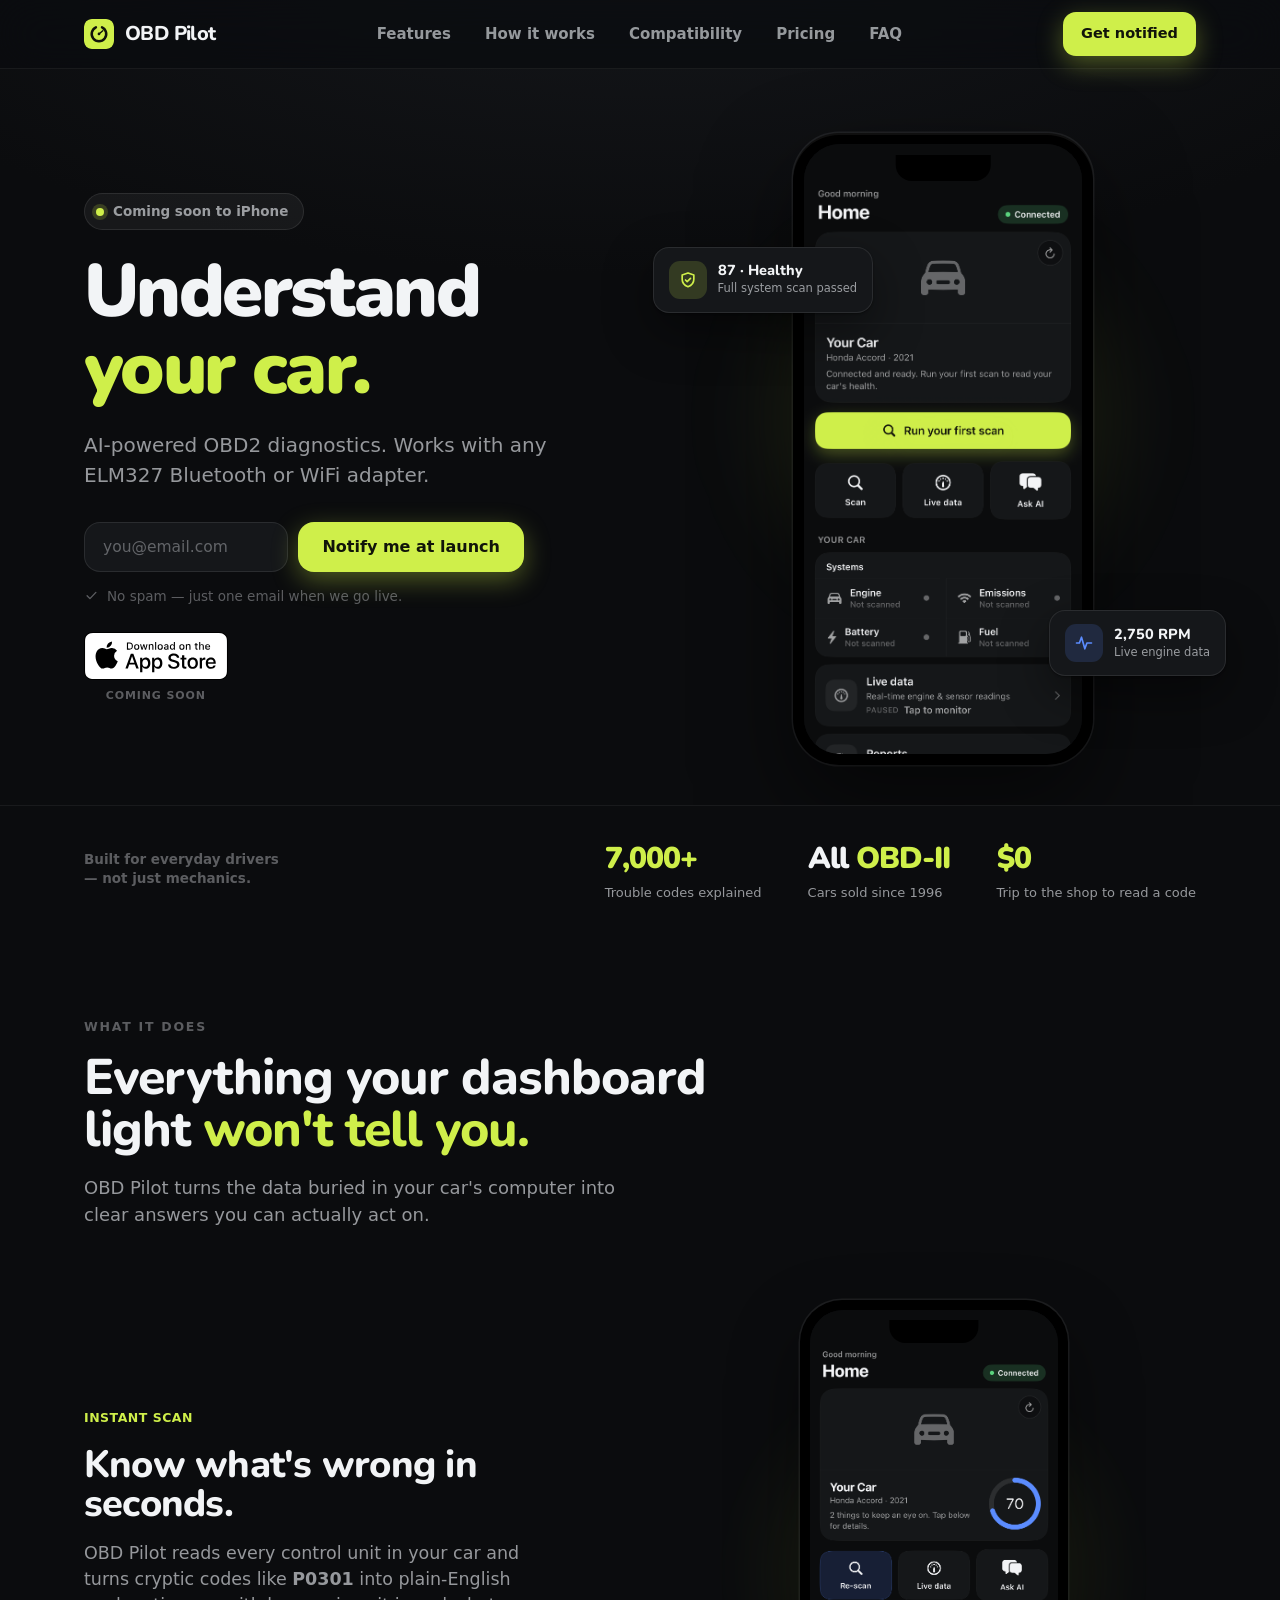
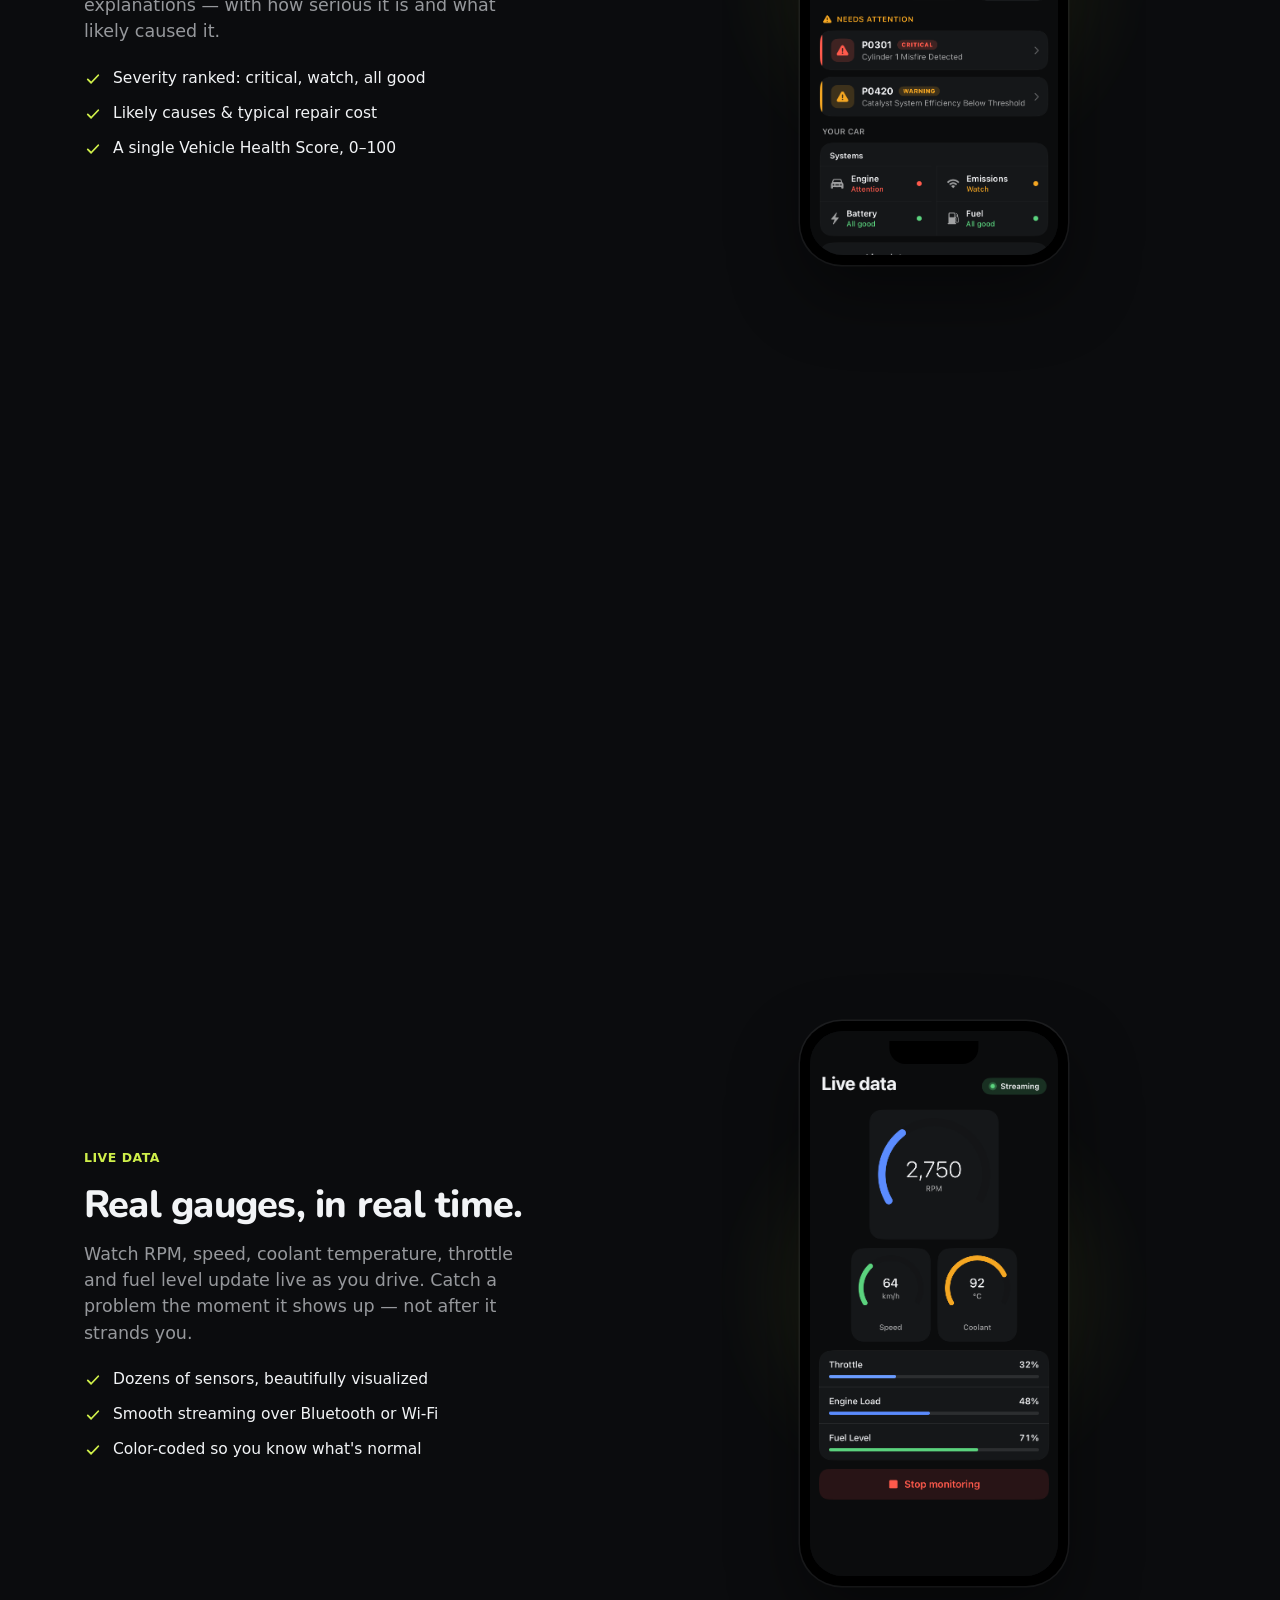
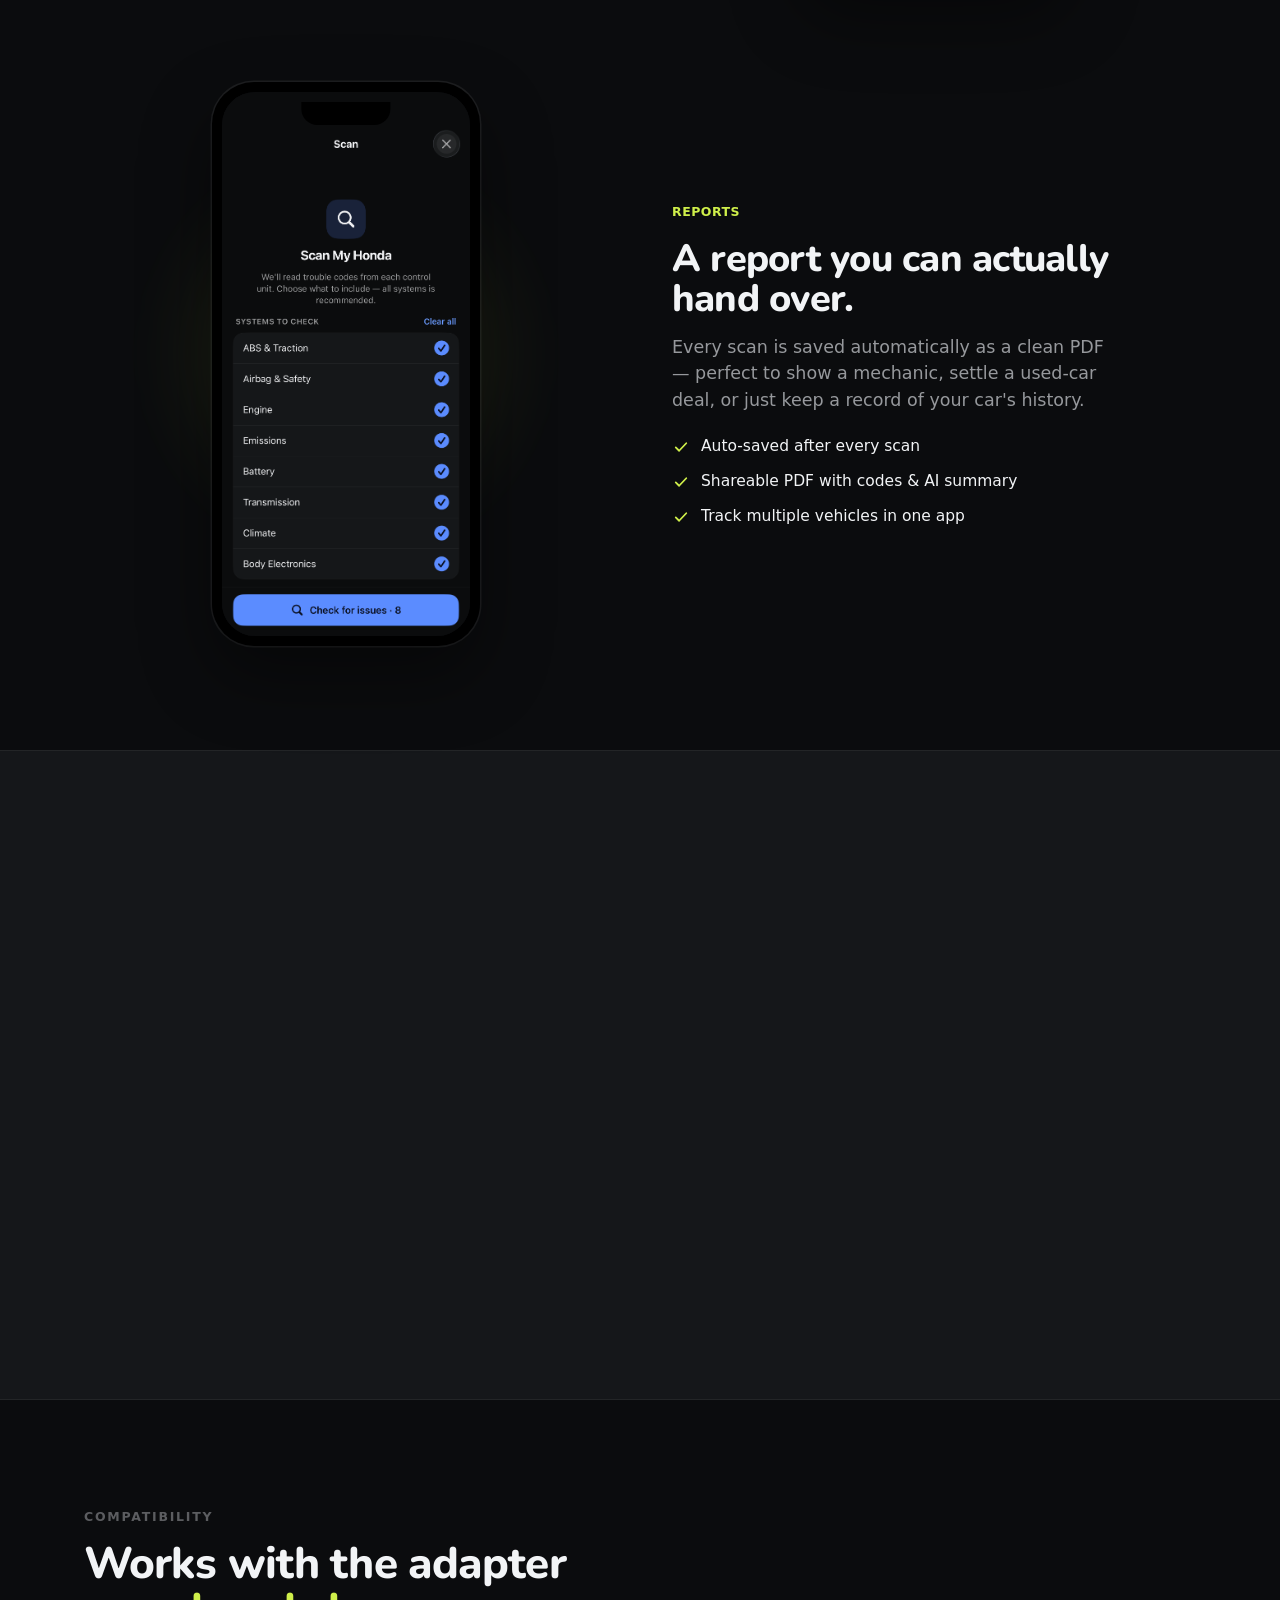
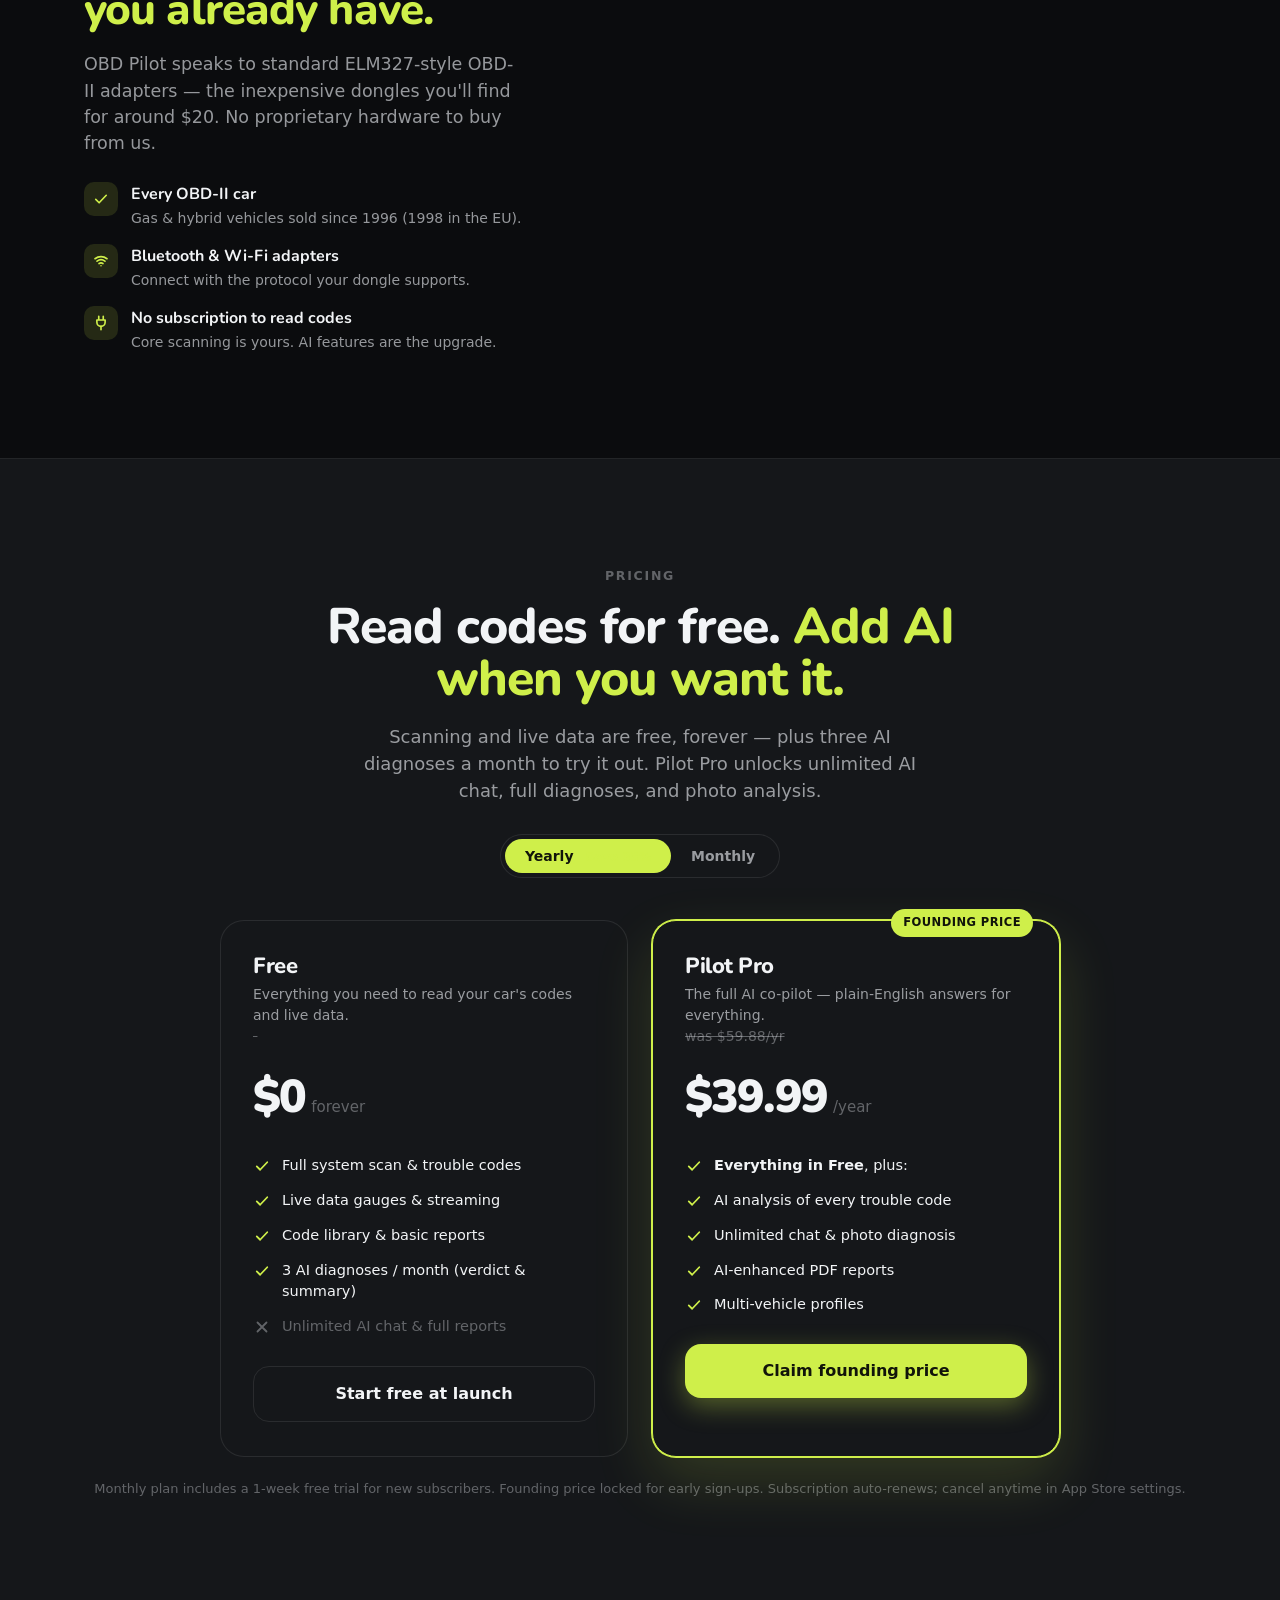
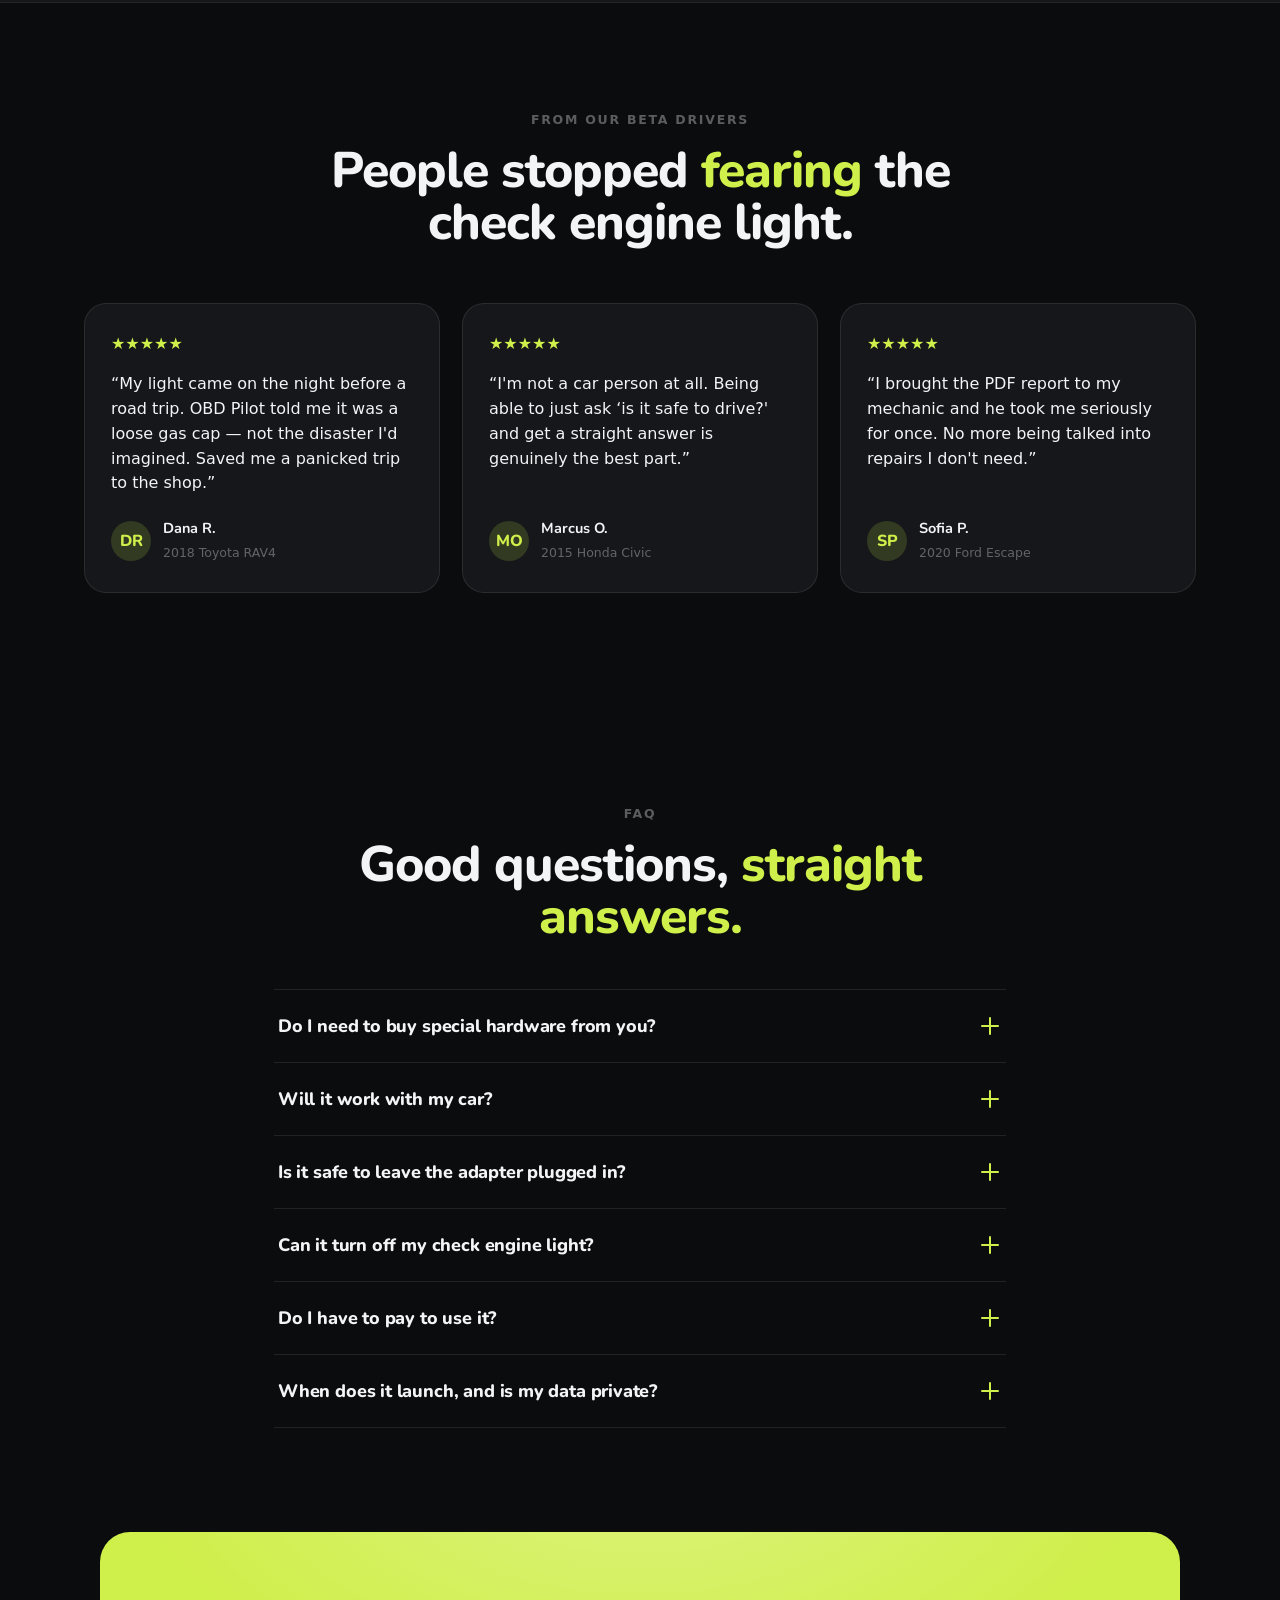
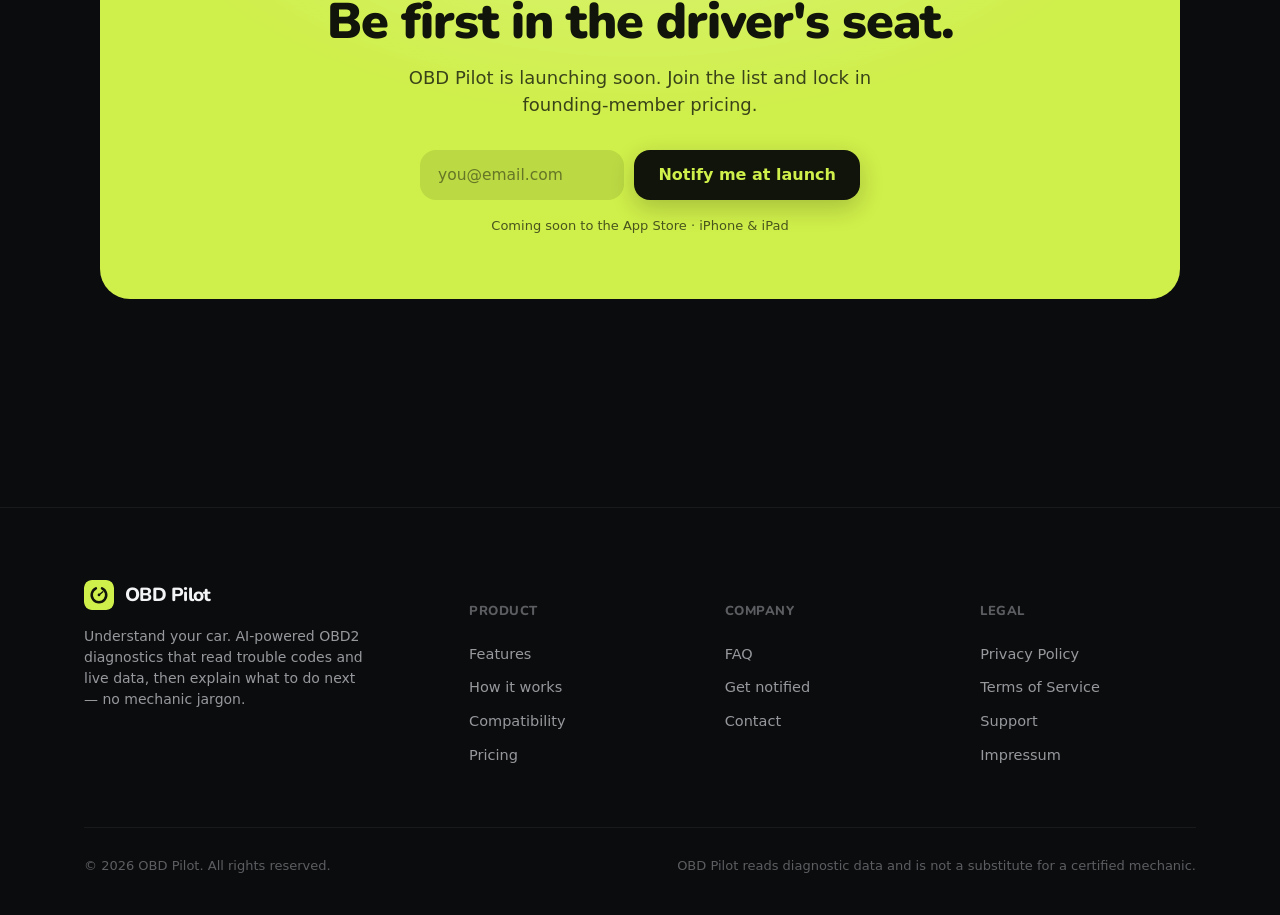
<file: index.html>
<!DOCTYPE html>
<html lang="en" data-theme="dark" data-accent="lime">
<head>
<meta charset="UTF-8" />
<meta name="viewport" content="width=device-width, initial-scale=1.0" />
<title>OBD Pilot — AI OBD2 Scanner for iPhone. Understand your car.</title>
<meta name="description" content="Plug in any ELM327 OBD2 adapter and your car talks back. AI explains trouble codes, live data, and what to do next — no jargon, no mechanic visit." />

<!-- Favicon -->
<link rel="icon" type="image/png" href="assets/app-icon.png" />
<link rel="apple-touch-icon" href="assets/app-icon.png" />

<!-- Social sharing -->
<meta property="og:type" content="website" />
<meta property="og:title" content="OBD Pilot — AI OBD2 Scanner for iPhone. Understand your car." />
<meta property="og:description" content="Plug in any ELM327 OBD2 adapter and your car talks back. AI explains trouble codes, live data, and what to do next — no jargon, no mechanic visit." />
<meta property="og:image" content="assets/screen-home-lime.png" />
<meta name="twitter:card" content="summary_large_image" />
<meta name="twitter:title" content="OBD Pilot — AI OBD2 Scanner for iPhone. Understand your car." />
<meta name="twitter:description" content="Plug in any ELM327 OBD2 adapter and your car talks back. AI explains trouble codes, live data, and what to do next — no jargon, no mechanic visit." />
<meta name="twitter:image" content="assets/screen-home-lime.png" />

<link rel="preconnect" href="https://fonts.googleapis.com" />
<link rel="preconnect" href="https://fonts.gstatic.com" crossorigin />
<link href="https://fonts.googleapis.com/css2?family=Nunito:wght@400;500;600;700;800;900&display=swap" rel="stylesheet" />
<style>
/* ───────────────────────── Tokens ───────────────────────── */
:root{
  --round:"Nunito", ui-rounded, "SF Pro Rounded", system-ui, sans-serif;
  --sans:-apple-system, "SF Pro Text", system-ui, "Segoe UI", sans-serif;
  --mono:ui-monospace, "SF Mono", "Roboto Mono", monospace;
  --maxw:1160px;
  --radius:22px;
  --ease:cubic-bezier(.22,.61,.36,1);
}
/* Accent palettes (from DesignSystem.swift) */
html[data-accent="lime"]{ --accent:#CFEF4A; --accent-ink:#11140A; --accent-rgb:207,239,74; }
html[data-accent="blue"]{ --accent:#5B8CFF; --accent-ink:#0A1020; --accent-rgb:91,140,255; }
html[data-accent="amber"]{ --accent:#FFB23E; --accent-ink:#1A1206; --accent-rgb:255,178,62; }
html[data-accent="coral"]{ --accent:#FF6B57; --accent-ink:#1F0B07; --accent-rgb:255,107,87; }
/* Themes */
html[data-theme="dark"]{
  --bg:#0B0C0E; --bg-grad:radial-gradient(120% 70% at 50% -10%, #16181C 0%, #0B0C0E 58%);
  --surface:#15171A; --elevated:#1C1F23; --sunken:#0F1113;
  --hair:rgba(255,255,255,.09); --hair2:rgba(255,255,255,.06);
  --text:#F2F4F6; --text2:rgba(236,239,243,.62); --text3:rgba(236,239,243,.36);
  --chip:rgba(255,255,255,.05); --shadow:0 1px 2px rgba(0,0,0,.4),0 18px 50px rgba(0,0,0,.42);
  --nav-bg:rgba(11,12,14,.72);
}
html[data-theme="light"]{
  --bg:#F1F1EE; --bg-grad:linear-gradient(180deg,#F6F6F3 0%,#ECECE8 100%);
  --surface:#FFFFFF; --elevated:#FFFFFF; --sunken:#ECECE8;
  --hair:rgba(17,18,20,.10); --hair2:rgba(17,18,20,.06);
  --text:#16171B; --text2:rgba(40,42,48,.66); --text3:rgba(40,42,48,.42);
  --chip:#FFFFFF; --shadow:0 1px 2px rgba(17,18,20,.05),0 18px 44px rgba(17,18,20,.10);
  --nav-bg:rgba(245,245,242,.78);
}
*{box-sizing:border-box;}
html{scroll-behavior:smooth;}
body{
  margin:0; background:var(--bg); background-image:var(--bg-grad); background-attachment:fixed;
  color:var(--text); font-family:var(--sans); -webkit-font-smoothing:antialiased;
  line-height:1.5; overflow-x:hidden;
}
a{color:inherit;text-decoration:none;}
h1,h2,h3,h4{font-family:var(--round);margin:0;letter-spacing:-.02em;line-height:1.04;font-weight:800;}
p{margin:0;}
img{display:block;max-width:100%;}
.wrap{max-width:var(--maxw);margin:0 auto;padding:0 24px;}
.eyebrow{font-family:var(--sans);font-weight:700;font-size:12.5px;letter-spacing:.14em;text-transform:uppercase;color:var(--text3);}
.accent-text{color:var(--accent);}
.section{padding:104px 0;}
.section-head{max-width:680px;}
.section-head h2{font-size:clamp(30px,4.6vw,50px);}
.section-head p{margin-top:18px;font-size:18px;color:var(--text2);max-width:560px;}

/* ───────────────────────── Brand mark ───────────────────────── */
.brand-mark{width:1em;height:1em;display:block;}
.brand-mark .bg{fill:var(--accent);}
.brand-mark .ink{stroke:var(--accent-ink);fill:none;stroke-linecap:round;}
.brand-mark .ink-fill{fill:var(--accent-ink);}

/* ───────────────────────── Buttons ───────────────────────── */
.btn{display:inline-flex;align-items:center;justify-content:center;gap:9px;border:none;cursor:pointer;
  font-family:var(--sans);font-weight:700;font-size:16px;border-radius:16px;padding:15px 24px;
  transition:transform .15s var(--ease), box-shadow .2s, background .2s;white-space:nowrap;}
.btn:active{transform:scale(.98);}
.btn-primary{background:var(--accent);color:var(--accent-ink);box-shadow:0 8px 26px rgba(var(--accent-rgb),.34);}
.btn-primary:hover{box-shadow:0 12px 34px rgba(var(--accent-rgb),.46);transform:translateY(-1px);}
.btn-ghost{background:transparent;color:var(--text);border:1px solid var(--hair);}
.btn-ghost:hover{background:var(--chip);border-color:var(--text3);}
.btn-sm{padding:11px 18px;font-size:14.5px;border-radius:13px;}

/* ───────────────────────── Nav ───────────────────────── */
.nav{position:sticky;top:0;z-index:50;background:var(--nav-bg);
  -webkit-backdrop-filter:blur(22px) saturate(180%);backdrop-filter:blur(22px) saturate(180%);
  border-bottom:1px solid var(--hair2);}
.nav-inner{display:flex;align-items:center;justify-content:space-between;height:68px;}
.logo{display:flex;align-items:center;gap:11px;font-family:var(--round);font-weight:800;font-size:20px;letter-spacing:-.03em;}
.logo .brand-mark{font-size:30px;border-radius:8px;}
.nav-links{display:flex;align-items:center;gap:34px;}
.nav-links a{font-size:15px;font-weight:600;color:var(--text2);transition:color .15s;}
.nav-links a:hover{color:var(--text);}
.nav-cta{display:flex;align-items:center;gap:12px;}

/* ───────────────────────── Hero ───────────────────────── */
.hero{position:relative;padding:64px 0 40px;overflow:hidden;}
.hero-grid{display:grid;grid-template-columns:1.05fr .95fr;gap:48px;align-items:center;}
.pill{display:inline-flex;align-items:center;gap:9px;background:var(--chip);border:1px solid var(--hair);
  border-radius:100px;padding:7px 15px 7px 11px;font-size:13.5px;font-weight:600;color:var(--text2);}
.pill .dot{width:8px;height:8px;border-radius:50%;background:var(--accent);box-shadow:0 0 0 4px rgba(var(--accent-rgb),.18);}
.hero h1{font-size:clamp(40px,6.4vw,74px);margin-top:24px;font-weight:900;letter-spacing:-.035em;}
.hero h1 em{font-style:normal;color:var(--accent);}
.hero .lead{margin-top:22px;font-size:clamp(17px,2vw,20px);color:var(--text2);max-width:480px;}
.hero-form{margin-top:32px;display:flex;gap:10px;max-width:440px;}
.hero-form input{flex:1;min-width:0;background:var(--surface);border:1px solid var(--hair);color:var(--text);
  font-family:var(--sans);font-size:15.5px;padding:15px 18px;border-radius:16px;outline:none;transition:border-color .15s;}
.hero-form input::placeholder{color:var(--text3);}
.hero-form input:focus{border-color:var(--accent);}
.hero-note{margin-top:14px;display:flex;align-items:center;gap:8px;font-size:13.5px;color:var(--text3);}
.hero-note svg{flex-shrink:0;}
.appbadge{margin-top:26px;display:inline-flex;flex-direction:column;align-items:center;gap:8px;
  transition:transform .15s var(--ease);}
.appbadge:hover{transform:translateY(-1px);}
.appbadge img{height:48px;width:auto;display:block;}
.appbadge-soon{font-size:11px;font-weight:700;letter-spacing:.08em;text-transform:uppercase;color:var(--text3);}

/* phone */
.hero-phone{position:relative;display:flex;justify-content:center;}
.glow{position:absolute;width:78%;height:62%;top:14%;left:11%;border-radius:50%;
  background:radial-gradient(circle,rgba(var(--accent-rgb),.34),transparent 68%);filter:blur(46px);z-index:0;}
.phone{position:relative;z-index:1;width:300px;aspect-ratio:1206/2540;background:#000;border-radius:46px;
  padding:11px;box-shadow:0 2px 0 rgba(255,255,255,.06) inset, 0 40px 90px rgba(0,0,0,.5), 0 0 0 1.5px rgba(255,255,255,.08);}
.phone-screen{position:relative;width:100%;height:100%;border-radius:36px;overflow:hidden;background:#0B0C0E;}
.phone-screen img{width:100%;height:100%;object-fit:cover;object-position:top center;}
.notch{position:absolute;top:11px;left:50%;transform:translateX(-50%);width:34%;height:26px;background:#000;border-radius:0 0 16px 16px;z-index:3;}
.float-card{position:absolute;z-index:2;background:var(--surface);border:1px solid var(--hair);
  border-radius:16px;box-shadow:var(--shadow);padding:13px 15px;display:flex;align-items:center;gap:11px;}
.float-card .ico{width:38px;height:38px;border-radius:11px;display:flex;align-items:center;justify-content:center;flex-shrink:0;}
.float-card .ttl{font-family:var(--round);font-weight:800;font-size:14.5px;line-height:1.15;}
.float-card .sub{font-size:11.5px;color:var(--text2);margin-top:1px;}
.float-1{top:18%;left:-38px;}
.float-2{bottom:14%;right:-30px;}

@media (max-width:900px){
  .nav-links{display:none;}
  .hero-grid{grid-template-columns:1fr;gap:8px;text-align:center;}
  .hero{padding-top:36px;}
  .hero .lead{margin-left:auto;margin-right:auto;}
  .hero-form{margin-left:auto;margin-right:auto;}
  .hero-note,.pill{justify-content:center;}
  .hero-phone{margin-top:44px;}
  .section{padding:72px 0;}
  .section-head{margin-left:auto;margin-right:auto;text-align:center;}
}
@media (max-width:560px){
  .hero-form{flex-direction:column;}
  .float-1{left:-12px;} .float-2{right:-8px;}
  .phone{width:264px;}
}

/* ── Trust strip ── */
.trust{padding:30px 0 8px;border-top:1px solid var(--hair2);}
.trust-inner{display:flex;align-items:center;justify-content:space-between;gap:40px;flex-wrap:wrap;}
.trust-label{font-size:13.5px;color:var(--text3);font-weight:600;max-width:200px;line-height:1.4;}
.trust-stats{display:flex;gap:46px;flex-wrap:wrap;}
.trust-stat .n{font-family:var(--round);font-weight:900;font-size:30px;letter-spacing:-.03em;}
.trust-stat .n em{font-style:normal;color:var(--accent);}
.trust-stat .l{font-size:13px;color:var(--text2);margin-top:2px;}
@media (max-width:700px){.trust-inner{justify-content:center;text-align:center;}.trust-stats{gap:34px;justify-content:center;}.trust-label{text-align:center;max-width:none;}}

/* ── Features ── */
.feat{display:grid;grid-template-columns:1fr 1fr;gap:64px;align-items:center;margin-top:96px;}
.feat:first-of-type{margin-top:0;}
.feat.rev .feat-copy{order:2;}
.feat-tag{display:inline-flex;align-items:center;gap:8px;font-size:12.5px;font-weight:700;letter-spacing:.04em;
  text-transform:uppercase;color:var(--accent);}
.feat-copy h3{font-size:clamp(26px,3.4vw,38px);margin-top:16px;font-weight:800;}
.feat-copy p{margin-top:16px;font-size:17.5px;color:var(--text2);max-width:440px;}
.feat-list{margin:22px 0 0;padding:0;list-style:none;display:flex;flex-direction:column;gap:12px;}
.feat-list li{display:flex;align-items:flex-start;gap:11px;font-size:15.5px;color:var(--text);}
.feat-list svg{flex-shrink:0;margin-top:3px;color:var(--accent);}
.feat-media{display:flex;justify-content:center;position:relative;}
.feat-media .glow{width:74%;height:56%;top:20%;left:13%;opacity:.8;}
.feat-phone{position:relative;z-index:1;width:268px;aspect-ratio:1206/2540;background:#000;border-radius:42px;
  padding:10px;box-shadow:0 30px 70px rgba(0,0,0,.42), 0 0 0 1.5px rgba(255,255,255,.08);}
.feat-phone .phone-screen{border-radius:33px;}
.feat-phone .notch{height:23px;width:36%;top:10px;}
.img-debezel{transform:scale(1.085);transform-origin:center;}
@media (max-width:860px){
  .feat,.feat.rev{grid-template-columns:1fr;gap:34px;text-align:center;}
  .feat.rev .feat-copy{order:0;}
  .feat-copy p,.feat-list{margin-left:auto;margin-right:auto;}
  .feat-list li{text-align:left;}
  .feat-tag{justify-content:center;}
}

/* ── How it works ── */
.how{background:var(--surface);border-top:1px solid var(--hair2);border-bottom:1px solid var(--hair2);}
.steps{display:grid;grid-template-columns:repeat(3,1fr);gap:26px;margin-top:56px;counter-reset:step;}
.step{position:relative;background:var(--bg);border:1px solid var(--hair);border-radius:var(--radius);padding:30px 26px 28px;}
.step .num{width:42px;height:42px;border-radius:13px;background:rgba(var(--accent-rgb),.14);color:var(--accent);
  font-family:var(--round);font-weight:900;font-size:19px;display:flex;align-items:center;justify-content:center;}
.step h4{font-size:20px;margin-top:20px;font-weight:800;}
.step p{margin-top:9px;font-size:15px;color:var(--text2);}
.step-line{position:absolute;top:51px;right:-26px;width:26px;height:2px;background:var(--hair);z-index:0;}
.step:last-child .step-line{display:none;}
@media (max-width:760px){.steps{grid-template-columns:1fr;}.step-line{display:none;}}

/* ── Device ── */
.device-grid{display:grid;grid-template-columns:1fr 1fr;gap:56px;align-items:center;}
.device-art{position:relative;border-radius:var(--radius);overflow:hidden;border:1px solid var(--hair);
  background:var(--surface);aspect-ratio:4/3;display:flex;align-items:center;justify-content:center;}
.device-art .dongle{position:relative;z-index:1;display:flex;flex-direction:column;align-items:center;gap:18px;}
.dongle-body{width:118px;height:84px;border-radius:14px 14px 18px 18px;background:linear-gradient(180deg,#23262b,#15171A);
  border:1px solid var(--hair);box-shadow:var(--shadow);position:relative;display:flex;align-items:flex-end;justify-content:center;}
.dongle-body .led{position:absolute;top:13px;left:50%;transform:translateX(-50%);width:9px;height:9px;border-radius:50%;
  background:var(--accent);box-shadow:0 0 12px 2px rgba(var(--accent-rgb),.6);}
.dongle-body .pins{width:64px;height:18px;background:#0a0b0d;border-radius:3px;margin-bottom:-9px;
  border-top:3px solid #2c2f35;}
.device-art.compat{flex-direction:column;gap:28px;padding:34px 28px;}
.compat-strip{position:relative;z-index:1;width:100%;text-align:center;}
.compat-label{display:block;font-size:12px;font-weight:700;letter-spacing:.14em;text-transform:uppercase;
  color:var(--text3);margin-bottom:15px;}
.compat-chips{display:flex;flex-wrap:wrap;gap:9px;justify-content:center;}
.compat-chip{font-family:var(--round);font-weight:800;font-size:13.5px;color:var(--text);background:var(--bg);
  border:1px solid var(--hair);border-radius:100px;padding:8px 15px;line-height:1;}
.compat-chip.muted{color:var(--text3);font-family:var(--sans);font-weight:600;border-style:dashed;}
.device-checks{margin:26px 0 0;padding:0;list-style:none;display:flex;flex-direction:column;gap:14px;}
.device-checks li{display:flex;align-items:flex-start;gap:13px;}
.device-checks .ic{width:34px;height:34px;border-radius:10px;background:rgba(var(--accent-rgb),.13);flex-shrink:0;
  display:flex;align-items:center;justify-content:center;color:var(--accent);}
.device-checks b{font-family:var(--round);font-size:16px;display:block;}
.device-checks span{font-size:14px;color:var(--text2);}
@media (max-width:860px){.device-grid{grid-template-columns:1fr;gap:34px;}.device-art{order:-1;}}

/* ── Pricing ── */
.price-head{max-width:680px;}
.bill-toggle{display:inline-flex;background:var(--surface);border:1px solid var(--hair);border-radius:100px;padding:4px;margin-top:30px;}
.bill-toggle button{border:none;background:transparent;color:var(--text2);font-family:var(--sans);font-weight:700;
  font-size:14px;padding:9px 20px;border-radius:100px;cursor:pointer;transition:all .15s;}
.bill-toggle button.on{background:var(--accent);color:var(--accent-ink);}
.bill-save{font-size:12px;color:var(--accent);font-weight:700;margin-left:7px;}
.plans{display:grid;grid-template-columns:1fr 1fr;gap:24px;margin-top:42px;max-width:840px;}
.plan{background:var(--surface);border:1px solid var(--hair);border-radius:24px;padding:34px 32px;position:relative;}
.plan.pro{border-color:var(--accent);box-shadow:0 0 0 1px var(--accent), 0 24px 60px rgba(var(--accent-rgb),.16);}
.plan .badge{position:absolute;top:-12px;right:26px;background:var(--accent);color:var(--accent-ink);
  font-size:11.5px;font-weight:800;letter-spacing:.04em;text-transform:uppercase;padding:5px 12px;border-radius:100px;}
.plan h3{font-size:22px;font-weight:800;}
.plan .desc{font-size:14px;color:var(--text2);margin-top:6px;min-height:40px;}
.plan .price{display:flex;align-items:baseline;gap:6px;margin:18px 0 4px;}
.plan .price .amt{font-family:var(--round);font-weight:900;font-size:46px;letter-spacing:-.04em;}
.plan .price .per{font-size:15px;color:var(--text3);}
.plan .strike{font-size:14px;color:var(--text3);text-decoration:line-through;height:18px;}
.plan ul{list-style:none;margin:24px 0 28px;padding:0;display:flex;flex-direction:column;gap:13px;}
.plan li{display:flex;align-items:flex-start;gap:11px;font-size:14.5px;color:var(--text);}
.plan li svg{flex-shrink:0;margin-top:2px;color:var(--accent);}
.plan li.muted{color:var(--text3);}
.plan li.muted svg{color:var(--text3);}
.plan .btn{width:100%;}
@media (max-width:760px){.plans{grid-template-columns:1fr;}}

/* ── Testimonials ── */
.quotes{display:grid;grid-template-columns:repeat(3,1fr);gap:22px;margin-top:54px;}
.quote{background:var(--surface);border:1px solid var(--hair);border-radius:var(--radius);padding:28px 26px;display:flex;flex-direction:column;}
.quote .stars{display:flex;gap:3px;color:var(--accent);margin-bottom:16px;}
.quote p{font-size:16px;color:var(--text);line-height:1.55;flex:1;}
.quote .who{display:flex;align-items:center;gap:12px;margin-top:22px;}
.quote .av{width:40px;height:40px;border-radius:50%;background:rgba(var(--accent-rgb),.16);color:var(--accent);
  font-family:var(--round);font-weight:800;font-size:16px;display:flex;align-items:center;justify-content:center;}
.quote .who b{font-size:14.5px;display:block;font-family:var(--round);}
.quote .who span{font-size:12.5px;color:var(--text3);}
@media (max-width:820px){.quotes{grid-template-columns:1fr;}}

/* ── FAQ ── */
.faq-wrap{max-width:780px;margin:0 auto;}
.faq-list{margin-top:46px;border-top:1px solid var(--hair);}
.faq-item{border-bottom:1px solid var(--hair);}
.faq-q{width:100%;background:none;border:none;cursor:pointer;text-align:left;display:flex;align-items:center;
  justify-content:space-between;gap:18px;padding:24px 4px;color:var(--text);font-family:var(--round);
  font-weight:800;font-size:18px;letter-spacing:-.01em;}
.faq-q .icn{flex-shrink:0;width:24px;height:24px;position:relative;transition:transform .25s var(--ease);}
.faq-q .icn::before,.faq-q .icn::after{content:"";position:absolute;background:var(--accent);border-radius:2px;}
.faq-q .icn::before{top:11px;left:3px;right:3px;height:2px;}
.faq-q .icn::after{left:11px;top:3px;bottom:3px;width:2px;transition:transform .25s var(--ease);}
.faq-item.open .faq-q .icn::after{transform:scaleY(0);}
.faq-a{max-height:0;overflow:hidden;transition:max-height .3s var(--ease);}
.faq-a p{padding:0 4px 24px;font-size:15.5px;color:var(--text2);max-width:660px;}

/* ── Final CTA ── */
.cta-band{margin:0 auto;max-width:1080px;background:var(--accent);border-radius:30px;padding:64px 48px;text-align:center;position:relative;overflow:hidden;}
.cta-band::before{content:"";position:absolute;inset:0;background:radial-gradient(80% 120% at 50% -20%,rgba(255,255,255,.28),transparent 60%);}
.cta-band > *{position:relative;}
.cta-band h2{color:var(--accent-ink);font-size:clamp(30px,4.6vw,50px);font-weight:900;}
.cta-band p{color:var(--accent-ink);opacity:.78;font-size:18px;margin-top:16px;max-width:520px;margin-left:auto;margin-right:auto;}
.cta-form{margin:32px auto 0;display:flex;gap:10px;max-width:440px;}
.cta-form input{flex:1;min-width:0;border:none;border-radius:16px;padding:16px 18px;font-family:var(--sans);font-size:15.5px;
  background:rgba(17,20,10,.1);color:var(--accent-ink);outline:none;}
.cta-form input::placeholder{color:rgba(17,20,10,.5);}
.cta-form .btn{background:var(--accent-ink);color:var(--accent);box-shadow:0 8px 24px rgba(0,0,0,.2);}
.cta-form .btn:hover{transform:translateY(-1px);}
.cta-mini{margin-top:16px;font-size:13px;color:var(--accent-ink);opacity:.7;}
@media (max-width:560px){.cta-form{flex-direction:column;}.cta-band{padding:48px 26px;}}

/* ── Footer ── */
.footer{padding:72px 0 40px;border-top:1px solid var(--hair2);margin-top:104px;}
.footer-grid{display:grid;grid-template-columns:1.6fr 1fr 1fr 1fr;gap:40px;}
.footer .logo{font-size:19px;}
.footer-blurb{font-size:14px;color:var(--text2);margin-top:16px;max-width:280px;}
.footer-col h5{font-family:var(--round);font-size:13px;font-weight:800;letter-spacing:.04em;text-transform:uppercase;color:var(--text3);margin-bottom:16px;}
.footer-col a{display:block;font-size:14.5px;color:var(--text2);padding:6px 0;transition:color .15s;}
.footer-col a:hover{color:var(--accent);}
.footer-bottom{display:flex;align-items:center;justify-content:space-between;gap:20px;flex-wrap:wrap;
  margin-top:54px;padding-top:28px;border-top:1px solid var(--hair2);font-size:13px;color:var(--text3);}
@media (max-width:760px){.footer-grid{grid-template-columns:1fr 1fr;gap:32px;}.footer .footer-brand{grid-column:1/-1;}}
</style>
</head>
<body>

<!-- ███████████████ NAV ███████████████ -->
<header class="nav">
  <div class="wrap nav-inner">
    <a class="logo" href="#top">
      <svg class="brand-mark" viewBox="0 0 132 132" aria-hidden="true">
        <rect class="bg" width="132" height="132" rx="29.7"></rect>
        <g transform="translate(15.84 15.84)">
          <path class="ink" d="M63.52 21.0 A32 32 0 1 1 36.48 21.0" stroke-width="11"></path>
          <line class="ink" x1="50" y1="50" x2="66.85" y2="35.86" stroke-width="6.5"></line>
          <circle class="ink-fill" cx="74.5" cy="29.4" r="3.6"></circle>
          <circle class="ink-fill" cx="50" cy="50" r="6"></circle>
        </g>
      </svg>
      OBD Pilot
    </a>
    <nav class="nav-links">
      <a href="#features">Features</a>
      <a href="#how">How it works</a>
      <a href="#device">Compatibility</a>
      <a href="#pricing">Pricing</a>
      <a href="#faq">FAQ</a>
    </nav>
    <div class="nav-cta">
      <a href="#notify" class="btn btn-primary btn-sm">Get notified</a>
    </div>
  </div>
</header>

<main id="top">

<!-- ███████████████ HERO ███████████████ -->
<section class="hero">
  <div class="wrap hero-grid">
    <div class="hero-copy">
      <span class="pill"><span class="dot"></span> Coming soon to iPhone</span>
      <h1>Understand <em>your car.</em></h1>
      <p class="lead">AI-powered OBD2 diagnostics. Works with any ELM327 Bluetooth or WiFi adapter.</p>
      <form class="hero-form" id="notify" onsubmit="return obdNotify(event)">
        <input type="email" name="email" required placeholder="you@email.com" aria-label="Email address" />
        <button type="submit" class="btn btn-primary">Notify me at launch</button>
      </form>
      <div class="hero-note" id="notify-note">
        <svg width="15" height="15" viewBox="0 0 24 24" fill="none" stroke="currentColor" stroke-width="2.2" stroke-linecap="round" stroke-linejoin="round"><path d="M5 12.5l4.5 4.5L19 7"/></svg>
        No spam — just one email when we go live.
      </div>
      <a class="appbadge" href="#notify" aria-label="Download on the App Store — coming soon">
        <img src="assets/app-store-badge.svg" alt="Download on the App Store" />
        <span class="appbadge-soon">Coming soon</span>
      </a>
    </div>

    <div class="hero-phone">
      <div class="glow"></div>
      <div class="float-card float-1">
        <div class="ico" style="background:rgba(var(--accent-rgb),.16);">
          <svg width="20" height="20" viewBox="0 0 24 24" fill="none" stroke="var(--accent)" stroke-width="2" stroke-linecap="round" stroke-linejoin="round"><path d="M12 3.5l7 2.5v5c0 4.4-3 7.6-7 9-4-1.4-7-4.6-7-9V6z"/><path d="M9 12l2 2 4-4"/></svg>
        </div>
        <div><div class="ttl">87 · Healthy</div><div class="sub">Full system scan passed</div></div>
      </div>
      <div class="float-card float-2">
        <div class="ico" style="background:rgba(91,140,255,.16);">
          <svg width="20" height="20" viewBox="0 0 24 24" fill="none" stroke="#5B8CFF" stroke-width="2" stroke-linecap="round" stroke-linejoin="round"><path d="M3 12h3.5l2.5-7 4 14 2.5-7H21"/></svg>
        </div>
        <div><div class="ttl">2,750 RPM</div><div class="sub">Live engine data</div></div>
      </div>
      <div class="phone">
        <div class="phone-screen">
          <div class="notch"></div>
          <img src="assets/screen-home-lime.png" alt="OBD Pilot home screen showing vehicle health" />
        </div>
      </div>
    </div>
  </div>
</section>

<!-- ███████████████ TRUST STRIP ███████████████ -->
<section class="trust">
  <div class="wrap trust-inner">
    <div class="trust-label">Built for everyday drivers — not just mechanics.</div>
    <div class="trust-stats">
      <div class="trust-stat"><div class="n"><em>7,000+</em></div><div class="l">Trouble codes explained</div></div>
      <div class="trust-stat"><div class="n">All <em>OBD-II</em></div><div class="l">Cars sold since 1996</div></div>
      <div class="trust-stat"><div class="n"><em>$0</em></div><div class="l">Trip to the shop to read a code</div></div>
    </div>
  </div>
</section>

<!-- ███████████████ FEATURES ███████████████ -->
<section class="section" id="features">
  <div class="wrap">
    <div class="section-head">
      <span class="eyebrow">What it does</span>
      <h2 style="margin-top:14px;">Everything your dashboard light <span class="accent-text">won't tell you.</span></h2>
      <p>OBD Pilot turns the data buried in your car's computer into clear answers you can actually act on.</p>
    </div>

    <div style="margin-top:72px;">
      <!-- Feature 1 -->
      <div class="feat">
        <div class="feat-copy">
          <span class="feat-tag">Instant scan</span>
          <h3>Know what's wrong in seconds.</h3>
          <p>OBD Pilot reads every control unit in your car and turns cryptic codes like <strong>P0301</strong> into plain-English explanations — with how serious it is and what likely caused it.</p>
          <ul class="feat-list">
            <li><svg width="18" height="18" viewBox="0 0 24 24" fill="none" stroke="currentColor" stroke-width="2.4" stroke-linecap="round" stroke-linejoin="round"><path d="M5 12.5l4.5 4.5L19 7"/></svg> Severity ranked: critical, watch, all good</li>
            <li><svg width="18" height="18" viewBox="0 0 24 24" fill="none" stroke="currentColor" stroke-width="2.4" stroke-linecap="round" stroke-linejoin="round"><path d="M5 12.5l4.5 4.5L19 7"/></svg> Likely causes &amp; typical repair cost</li>
            <li><svg width="18" height="18" viewBox="0 0 24 24" fill="none" stroke="currentColor" stroke-width="2.4" stroke-linecap="round" stroke-linejoin="round"><path d="M5 12.5l4.5 4.5L19 7"/></svg> A single Vehicle Health Score, 0–100</li>
          </ul>
        </div>
        <div class="feat-media">
          <div class="glow"></div>
          <div class="feat-phone"><div class="phone-screen"><div class="notch"></div>
            <img src="assets/screen-codes.png" alt="Scan results showing trouble codes P0301 and P0420" /></div></div>
        </div>
      </div>

      <!-- Feature 2 -->
      <div class="feat rev">
        <div class="feat-copy">
          <span class="feat-tag">Ask AI</span>
          <h3>Chat with your car.</h3>
          <p>“Why is my check engine light on?” Ask in your own words and get a calm, clear answer grounded in your car's <strong>actual</strong> live data — not a generic forum thread.</p>
          <ul class="feat-list">
            <li><svg width="18" height="18" viewBox="0 0 24 24" fill="none" stroke="currentColor" stroke-width="2.4" stroke-linecap="round" stroke-linejoin="round"><path d="M5 12.5l4.5 4.5L19 7"/></svg> Snap a photo of a warning light or part</li>
            <li><svg width="18" height="18" viewBox="0 0 24 24" fill="none" stroke="currentColor" stroke-width="2.4" stroke-linecap="round" stroke-linejoin="round"><path d="M5 12.5l4.5 4.5L19 7"/></svg> “Is it safe to drive?” — answered honestly</li>
            <li><svg width="18" height="18" viewBox="0 0 24 24" fill="none" stroke="currentColor" stroke-width="2.4" stroke-linecap="round" stroke-linejoin="round"><path d="M5 12.5l4.5 4.5L19 7"/></svg> Follow-up questions, like texting a friend</li>
          </ul>
        </div>
        <div class="feat-media">
          <div class="glow"></div>
          <div class="feat-phone"><div class="phone-screen"><div class="notch"></div>
            <img class="img-debezel" src="assets/screen-chat.png" alt="Chat conversation with the car assistant" /></div></div>
        </div>
      </div>

      <!-- Feature 3 -->
      <div class="feat">
        <div class="feat-copy">
          <span class="feat-tag">Live data</span>
          <h3>Real gauges, in real time.</h3>
          <p>Watch RPM, speed, coolant temperature, throttle and fuel level update live as you drive. Catch a problem the moment it shows up — not after it strands you.</p>
          <ul class="feat-list">
            <li><svg width="18" height="18" viewBox="0 0 24 24" fill="none" stroke="currentColor" stroke-width="2.4" stroke-linecap="round" stroke-linejoin="round"><path d="M5 12.5l4.5 4.5L19 7"/></svg> Dozens of sensors, beautifully visualized</li>
            <li><svg width="18" height="18" viewBox="0 0 24 24" fill="none" stroke="currentColor" stroke-width="2.4" stroke-linecap="round" stroke-linejoin="round"><path d="M5 12.5l4.5 4.5L19 7"/></svg> Smooth streaming over Bluetooth or Wi-Fi</li>
            <li><svg width="18" height="18" viewBox="0 0 24 24" fill="none" stroke="currentColor" stroke-width="2.4" stroke-linecap="round" stroke-linejoin="round"><path d="M5 12.5l4.5 4.5L19 7"/></svg> Color-coded so you know what's normal</li>
          </ul>
        </div>
        <div class="feat-media">
          <div class="glow"></div>
          <div class="feat-phone"><div class="phone-screen"><div class="notch"></div>
            <img src="assets/screen-live.png" alt="Live data view with RPM, speed and coolant gauges" /></div></div>
        </div>
      </div>

      <!-- Feature 4 -->
      <div class="feat rev">
        <div class="feat-copy">
          <span class="feat-tag">Reports</span>
          <h3>A report you can actually hand over.</h3>
          <p>Every scan is saved automatically as a clean PDF — perfect to show a mechanic, settle a used-car deal, or just keep a record of your car's history.</p>
          <ul class="feat-list">
            <li><svg width="18" height="18" viewBox="0 0 24 24" fill="none" stroke="currentColor" stroke-width="2.4" stroke-linecap="round" stroke-linejoin="round"><path d="M5 12.5l4.5 4.5L19 7"/></svg> Auto-saved after every scan</li>
            <li><svg width="18" height="18" viewBox="0 0 24 24" fill="none" stroke="currentColor" stroke-width="2.4" stroke-linecap="round" stroke-linejoin="round"><path d="M5 12.5l4.5 4.5L19 7"/></svg> Shareable PDF with codes &amp; AI summary</li>
            <li><svg width="18" height="18" viewBox="0 0 24 24" fill="none" stroke="currentColor" stroke-width="2.4" stroke-linecap="round" stroke-linejoin="round"><path d="M5 12.5l4.5 4.5L19 7"/></svg> Track multiple vehicles in one app</li>
          </ul>
        </div>
        <div class="feat-media">
          <div class="glow"></div>
          <div class="feat-phone"><div class="phone-screen"><div class="notch"></div>
            <img src="assets/screen-scan.png" alt="Scan setup choosing which vehicle systems to check" /></div></div>
        </div>
      </div>
    </div>
  </div>
</section>

<!-- ███████████████ HOW IT WORKS ███████████████ -->
<section class="section how" id="how">
  <div class="wrap">
    <div class="section-head">
      <span class="eyebrow">How it works</span>
      <h2 style="margin-top:14px;">From dashboard light to <span class="accent-text">plain answer</span> in three steps.</h2>
    </div>
    <div class="steps">
      <div class="step">
        <div class="num">1</div><div class="step-line"></div>
        <h4>Plug in the adapter</h4>
        <p>Pop any OBD-II adapter into the port under your dash. Every car and light truck built since 1996 has one — usually by the driver's left knee.</p>
      </div>
      <div class="step">
        <div class="num">2</div><div class="step-line"></div>
        <h4>Open &amp; connect</h4>
        <p>Launch OBD Pilot and it pairs over Bluetooth or Wi-Fi in seconds. No setup codes, no manuals, no account required to start.</p>
      </div>
      <div class="step">
        <div class="num">3</div>
        <h4>Scan &amp; understand</h4>
        <p>Run a full scan, watch live data, and ask your car anything. You get clear answers and a saved report — every time.</p>
      </div>
    </div>
  </div>
</section>

<!-- ███████████████ DEVICE / COMPATIBILITY ███████████████ -->
<section class="section" id="device">
  <div class="wrap device-grid">
    <div>
      <span class="eyebrow">Compatibility</span>
      <h2 style="font-size:clamp(28px,4vw,44px);margin-top:14px;">Works with the adapter <span class="accent-text">you already have.</span></h2>
      <p style="margin-top:18px;font-size:17.5px;color:var(--text2);max-width:430px;">OBD Pilot speaks to standard ELM327-style OBD-II adapters — the inexpensive dongles you'll find for around $20. No proprietary hardware to buy from us.</p>
      <ul class="device-checks">
        <li><span class="ic"><svg width="18" height="18" viewBox="0 0 24 24" fill="none" stroke="currentColor" stroke-width="2.2" stroke-linecap="round" stroke-linejoin="round"><path d="M5 12.5l4.5 4.5L19 7"/></svg></span><div><b>Every OBD-II car</b><span>Gas &amp; hybrid vehicles sold since 1996 (1998 in the EU).</span></div></li>
        <li><span class="ic"><svg width="18" height="18" viewBox="0 0 24 24" fill="none" stroke="currentColor" stroke-width="2.2" stroke-linecap="round" stroke-linejoin="round"><path d="M4 9a13 13 0 0116 0M6.7 12.2a9 9 0 0110.6 0M9.4 15.4a5 5 0 015.2 0"/><circle cx="12" cy="18.3" r="1" fill="currentColor" stroke="none"/></svg></span><div><b>Bluetooth &amp; Wi-Fi adapters</b><span>Connect with the protocol your dongle supports.</span></div></li>
        <li><span class="ic"><svg width="18" height="18" viewBox="0 0 24 24" fill="none" stroke="currentColor" stroke-width="2.2" stroke-linecap="round" stroke-linejoin="round"><path d="M9 3v5M15 3v5M6.5 8h11v3a5.5 5.5 0 01-11 0z"/><path d="M12 16.5V21"/></svg></span><div><b>No subscription to read codes</b><span>Core scanning is yours. AI features are the upgrade.</span></div></li>
      </ul>
    </div>
    <div class="device-art compat">
      <div class="dongle">
        <div class="dongle-body"><span class="led"></span><span class="pins"></span></div>
      </div>
      <div class="compat-strip">
        <span class="compat-label">Compatible with</span>
        <div class="compat-chips">
          <span class="compat-chip">ELM327</span>
          <span class="compat-chip">OBDLink</span>
          <span class="compat-chip">Vgate</span>
          <span class="compat-chip">BlueDriver</span>
          <span class="compat-chip">KONNWEI</span>
          <span class="compat-chip">Veepeak</span>
          <span class="compat-chip muted">+ any ELM327-style adapter</span>
        </div>
      </div>
    </div>
  </div>
</section>

<!-- ███████████████ PRICING ███████████████ -->
<section class="section how" id="pricing">
  <div class="wrap">
    <div class="section-head price-head" style="margin:0 auto;text-align:center;">
      <span class="eyebrow">Pricing</span>
      <h2 style="margin-top:14px;">Read codes for free. <span class="accent-text">Add AI when you want it.</span></h2>
      <p style="margin-left:auto;margin-right:auto;">Scanning and live data are free, forever — plus three AI diagnoses a month to try it out. Pilot Pro unlocks unlimited AI chat, full diagnoses, and photo analysis.</p>
    </div>
    <div style="display:flex;justify-content:center;">
      <div class="bill-toggle" role="tablist">
        <button class="on" data-bill="year" onclick="obdBill('year')">Yearly <span class="bill-save">Save 33%</span></button>
        <button data-bill="month" onclick="obdBill('month')">Monthly</button>
      </div>
    </div>
    <div class="plans" style="margin-left:auto;margin-right:auto;">
      <div class="plan">
        <h3>Free</h3>
        <p class="desc">Everything you need to read your car's codes and live data.</p>
        <div class="strike">&nbsp;</div>
        <div class="price"><span class="amt">$0</span><span class="per">forever</span></div>
        <ul>
          <li><svg width="18" height="18" viewBox="0 0 24 24" fill="none" stroke="currentColor" stroke-width="2.4" stroke-linecap="round" stroke-linejoin="round"><path d="M5 12.5l4.5 4.5L19 7"/></svg> Full system scan &amp; trouble codes</li>
          <li><svg width="18" height="18" viewBox="0 0 24 24" fill="none" stroke="currentColor" stroke-width="2.4" stroke-linecap="round" stroke-linejoin="round"><path d="M5 12.5l4.5 4.5L19 7"/></svg> Live data gauges &amp; streaming</li>
          <li><svg width="18" height="18" viewBox="0 0 24 24" fill="none" stroke="currentColor" stroke-width="2.4" stroke-linecap="round" stroke-linejoin="round"><path d="M5 12.5l4.5 4.5L19 7"/></svg> Code library &amp; basic reports</li>
          <li><svg width="18" height="18" viewBox="0 0 24 24" fill="none" stroke="currentColor" stroke-width="2.4" stroke-linecap="round" stroke-linejoin="round"><path d="M5 12.5l4.5 4.5L19 7"/></svg> 3 AI diagnoses / month (verdict &amp; summary)</li>
          <li class="muted"><svg width="18" height="18" viewBox="0 0 24 24" fill="none" stroke="currentColor" stroke-width="2.4" stroke-linecap="round" stroke-linejoin="round"><path d="M6 6l12 12M18 6L6 18"/></svg> Unlimited AI chat &amp; full reports</li>
        </ul>
        <a href="#notify" class="btn btn-ghost">Start free at launch</a>
      </div>
      <div class="plan pro">
        <span class="badge">Founding price</span>
        <h3>Pilot Pro</h3>
        <p class="desc">The full AI co-pilot — plain-English answers for everything.</p>
        <div class="strike" data-strike>was $59.88/yr</div>
        <div class="price"><span class="amt" data-amt>$39.99</span><span class="per" data-per>/year</span></div>
        <ul>
          <li><svg width="18" height="18" viewBox="0 0 24 24" fill="none" stroke="currentColor" stroke-width="2.4" stroke-linecap="round" stroke-linejoin="round"><path d="M5 12.5l4.5 4.5L19 7"/></svg> <span><strong>Everything in Free</strong>, plus:</span></li>
          <li><svg width="18" height="18" viewBox="0 0 24 24" fill="none" stroke="currentColor" stroke-width="2.4" stroke-linecap="round" stroke-linejoin="round"><path d="M5 12.5l4.5 4.5L19 7"/></svg> AI analysis of every trouble code</li>
          <li><svg width="18" height="18" viewBox="0 0 24 24" fill="none" stroke="currentColor" stroke-width="2.4" stroke-linecap="round" stroke-linejoin="round"><path d="M5 12.5l4.5 4.5L19 7"/></svg> Unlimited chat &amp; photo diagnosis</li>
          <li><svg width="18" height="18" viewBox="0 0 24 24" fill="none" stroke="currentColor" stroke-width="2.4" stroke-linecap="round" stroke-linejoin="round"><path d="M5 12.5l4.5 4.5L19 7"/></svg> AI-enhanced PDF reports</li>
          <li><svg width="18" height="18" viewBox="0 0 24 24" fill="none" stroke="currentColor" stroke-width="2.4" stroke-linecap="round" stroke-linejoin="round"><path d="M5 12.5l4.5 4.5L19 7"/></svg> Multi-vehicle profiles</li>
        </ul>
        <a href="#notify" class="btn btn-primary">Claim founding price</a>
      </div>
    </div>
    <p style="text-align:center;font-size:13px;color:var(--text3);margin-top:22px;">Monthly plan includes a 1-week free trial for new subscribers. Founding price locked for early sign-ups. Subscription auto-renews; cancel anytime in App Store settings.</p>
  </div>
</section>

<!-- ███████████████ TESTIMONIALS ███████████████ -->
<section class="section">
  <div class="wrap">
    <div class="section-head" style="margin:0 auto;text-align:center;">
      <span class="eyebrow">From our beta drivers</span>
      <h2 style="margin-top:14px;">People stopped <span class="accent-text">fearing</span> the check engine light.</h2>
    </div>
    <div class="quotes">
      <div class="quote">
        <div class="stars">★★★★★</div>
        <p>“My light came on the night before a road trip. OBD Pilot told me it was a loose gas cap — not the disaster I'd imagined. Saved me a panicked trip to the shop.”</p>
        <div class="who"><div class="av">DR</div><div><b>Dana R.</b><span>2018 Toyota RAV4</span></div></div>
      </div>
      <div class="quote">
        <div class="stars">★★★★★</div>
        <p>“I'm not a car person at all. Being able to just ask ‘is it safe to drive?' and get a straight answer is genuinely the best part.”</p>
        <div class="who"><div class="av">MO</div><div><b>Marcus O.</b><span>2015 Honda Civic</span></div></div>
      </div>
      <div class="quote">
        <div class="stars">★★★★★</div>
        <p>“I brought the PDF report to my mechanic and he took me seriously for once. No more being talked into repairs I don't need.”</p>
        <div class="who"><div class="av">SP</div><div><b>Sofia P.</b><span>2020 Ford Escape</span></div></div>
      </div>
    </div>
  </div>
</section>

<!-- ███████████████ FAQ ███████████████ -->
<section class="section" id="faq">
  <div class="wrap faq-wrap">
    <div class="section-head" style="margin:0 auto;text-align:center;">
      <span class="eyebrow">FAQ</span>
      <h2 style="margin-top:14px;">Good questions, <span class="accent-text">straight answers.</span></h2>
    </div>
    <div class="faq-list">
      <div class="faq-item"><button class="faq-q" onclick="obdFaq(this)">Do I need to buy special hardware from you?<span class="icn"></span></button><div class="faq-a"><p>No. OBD Pilot works with the standard, inexpensive OBD-II adapters already sold everywhere (often called ELM327 adapters). If you have one, you're set — if not, they're about $20 online.</p></div></div>
      <div class="faq-item"><button class="faq-q" onclick="obdFaq(this)">Will it work with my car?<span class="icn"></span></button><div class="faq-a"><p>Almost certainly. Every gas and hybrid car or light truck sold in the US since 1996 (and the EU since 2001 for petrol) is required to have an OBD-II port. Full electric vehicles expose less standard data, so support there is more limited.</p></div></div>
      <div class="faq-item"><button class="faq-q" onclick="obdFaq(this)">Is it safe to leave the adapter plugged in?<span class="icn"></span></button><div class="faq-a"><p>For short trips, yes. For cars that sit for days at a time, we recommend unplugging the adapter when you're done so it can't slowly draw on your battery. OBD Pilot only reads data — it never sends commands that change how your car runs.</p></div></div>
      <div class="faq-item"><button class="faq-q" onclick="obdFaq(this)">Can it turn off my check engine light?<span class="icn"></span></button><div class="faq-a"><p>OBD Pilot focuses on helping you understand what's wrong first — clearing a code without fixing the cause just hides the problem. Clearing codes is something we're designing carefully and will roll out responsibly.</p></div></div>
      <div class="faq-item"><button class="faq-q" onclick="obdFaq(this)">Do I have to pay to use it?<span class="icn"></span></button><div class="faq-a"><p>No. Scanning for codes and viewing live data are free, forever — and you get three AI diagnoses a month (a plain-English verdict and summary) at no charge. Pilot Pro is an optional subscription that unlocks unlimited AI chat, full diagnoses with likely causes and fixes, photo diagnosis, and AI-enhanced PDF reports.</p></div></div>
      <div class="faq-item"><button class="faq-q" onclick="obdFaq(this)">When does it launch, and is my data private?<span class="icn"></span></button><div class="faq-a"><p>We're in private beta now and launching on the App Store soon — drop your email and we'll tell you the moment it's live. Your scan history, chats, and saved vehicles stay on your device. When you use an AI feature, only that request is sent — through our private proxy to OpenAI — to generate the answer; the proxy doesn't log it, and there are no analytics, ads, or tracking.</p></div></div>
    </div>
  </div>
</section>

<!-- ███████████████ FINAL CTA ███████████████ -->
<section class="section" style="padding-top:0;">
  <div class="wrap">
    <div class="cta-band">
      <h2>Be first in the driver's seat.</h2>
      <p>OBD Pilot is launching soon. Join the list and lock in founding-member pricing.</p>
      <form class="cta-form" onsubmit="return obdNotify(event)">
        <input type="email" name="email" required placeholder="you@email.com" aria-label="Email address" />
        <button type="submit" class="btn">Notify me at launch</button>
      </form>
      <div class="cta-mini">Coming soon to the App Store · iPhone &amp; iPad</div>
    </div>
  </div>
</section>

<!-- ███████████████ FOOTER ███████████████ -->
<footer class="footer">
  <div class="wrap">
    <div class="footer-grid">
      <div class="footer-brand">
        <a class="logo" href="#top">
          <svg class="brand-mark" viewBox="0 0 132 132" aria-hidden="true">
            <rect class="bg" width="132" height="132" rx="29.7"></rect>
            <g transform="translate(15.84 15.84)">
              <path class="ink" d="M63.52 21.0 A32 32 0 1 1 36.48 21.0" stroke-width="11"></path>
              <line class="ink" x1="50" y1="50" x2="66.85" y2="35.86" stroke-width="6.5"></line>
              <circle class="ink-fill" cx="74.5" cy="29.4" r="3.6"></circle>
              <circle class="ink-fill" cx="50" cy="50" r="6"></circle>
            </g>
          </svg>
          OBD Pilot
        </a>
        <p class="footer-blurb">Understand your car. AI-powered OBD2 diagnostics that read trouble codes and live data, then explain what to do next — no mechanic jargon.</p>
      </div>
      <div class="footer-col">
        <h5>Product</h5>
        <a href="#features">Features</a>
        <a href="#how">How it works</a>
        <a href="#device">Compatibility</a>
        <a href="#pricing">Pricing</a>
      </div>
      <div class="footer-col">
        <h5>Company</h5>
        <a href="#faq">FAQ</a>
        <a href="#notify">Get notified</a>
        <a href="mailto:hello@obdpilot.com">Contact</a>
      </div>
      <div class="footer-col">
        <h5>Legal</h5>
        <a href="privacy.html">Privacy Policy</a>
        <a href="terms.html">Terms of Service</a>
        <a href="support.html">Support</a>
        <a href="impressum.html">Impressum</a>
      </div>
    </div>
    <div class="footer-bottom">
      <span>© 2026 OBD Pilot. All rights reserved.</span>
      <span>OBD Pilot reads diagnostic data and is not a substitute for a certified mechanic.</span>
    </div>
  </div>
</footer>

</main>

<script>
/* ─────────────────────────────────────────────────────────────
   Email capture
   To actually collect emails, create a free form endpoint
   (e.g. Formspree → https://formspree.io) and paste the URL below.
   Leave it blank and the form still confirms to the visitor,
   but nothing is stored.
   ───────────────────────────────────────────────────────────── */
const FORM_ENDPOINT = "https://formspree.io/f/xojzjnez";

async function obdNotify(e){
  e.preventDefault();
  const form = e.target;
  const data = new FormData(form);
  if (FORM_ENDPOINT) {
    try {
      await fetch(FORM_ENDPOINT, {
        method: 'POST',
        headers: { 'Accept': 'application/json' },
        body: data
      });
    } catch (err) { /* fall through to the friendly confirmation */ }
  }
  form.innerHTML = '<div style="flex:1;display:flex;align-items:center;justify-content:center;gap:10px;'+
    'background:var(--surface);border:1px solid var(--hair);border-radius:16px;padding:15px 18px;'+
    'font-weight:700;color:var(--text);"><svg width="20" height="20" viewBox="0 0 24 24" fill="none" '+
    'stroke="var(--accent)" stroke-width="2.4" stroke-linecap="round" stroke-linejoin="round">'+
    '<path d="M5 12.5l4.5 4.5L19 7"/></svg> You\'re on the list — see you at launch!</div>';
  return false;
}

/* ── Billing toggle ── */
function obdBill(period){
  document.querySelectorAll('.bill-toggle button').forEach(b=>b.classList.toggle('on', b.dataset.bill===period));
  const amt=document.querySelector('[data-amt]'), per=document.querySelector('[data-per]'), strike=document.querySelector('[data-strike]');
  if(period==='year'){ amt.textContent='$39.99'; per.textContent='/year'; strike.textContent='was $59.88/yr'; }
  else { amt.textContent='$4.99'; per.textContent='/month'; strike.textContent='was $6.99/mo'; }
}

/* ── FAQ accordion ── */
function obdFaq(btn){
  const item=btn.parentElement;
  const a=item.querySelector('.faq-a');
  const open=item.classList.contains('open');
  if(open){ item.classList.remove('open'); a.style.maxHeight=null; }
  else { item.classList.add('open'); a.style.maxHeight=a.scrollHeight+'px'; }
}

/* ── Scroll reveal ── */
if(!window.matchMedia('(prefers-reduced-motion: reduce)').matches){
  const els=document.querySelectorAll('.feat,.step,.quote,.plan,.section-head,.cta-band,.device-art,.trust-stat');
  els.forEach(el=>{ el.style.opacity='0'; el.style.transform='translateY(22px)'; el.style.transition='opacity .6s var(--ease), transform .6s var(--ease)'; });
  const io=new IntersectionObserver((entries)=>{
    entries.forEach(en=>{ if(en.isIntersecting){ en.target.style.opacity='1'; en.target.style.transform='none'; io.unobserve(en.target); } });
  },{threshold:0.12, rootMargin:'0px 0px -8% 0px'});
  els.forEach(el=>io.observe(el));
}
</script>

</body>
</html>
</file>
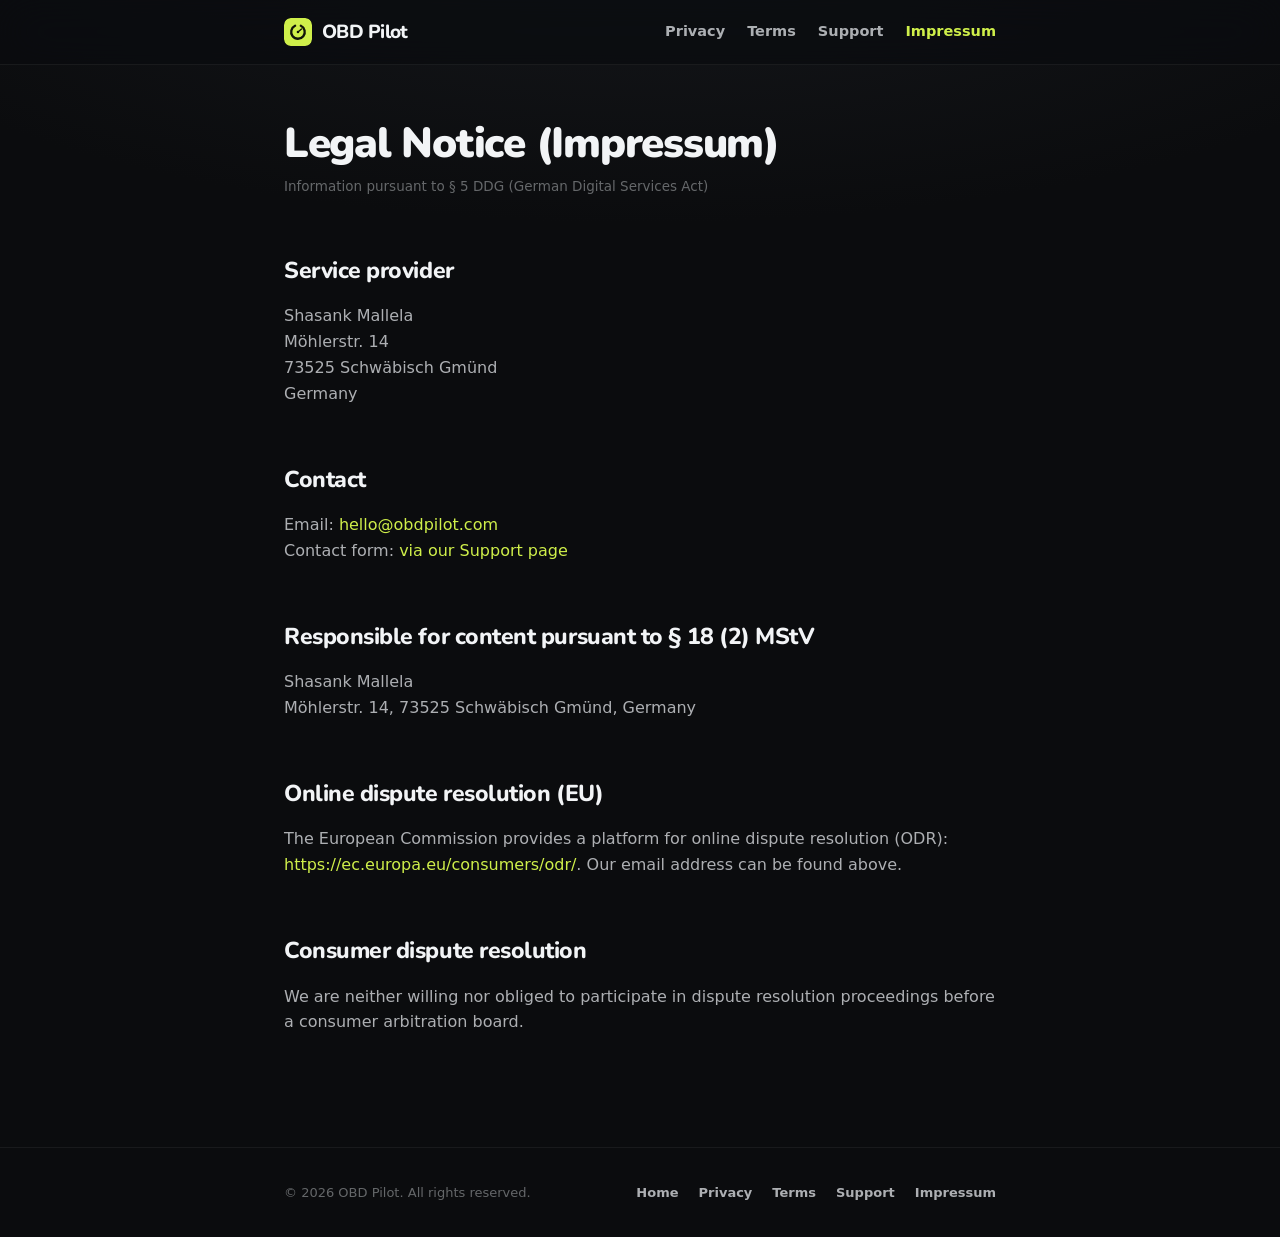
<file: impressum.html>
<!DOCTYPE html>
<html lang="en" data-theme="dark" data-accent="lime">
<head>
<meta charset="UTF-8" />
<meta name="viewport" content="width=device-width, initial-scale=1.0" />
<title>Impressum — OBD Pilot</title>
<meta name="description" content="Impressum / legal disclosure for OBD Pilot, per § 5 DDG." />
<meta name="robots" content="index,follow" />
<link rel="icon" type="image/png" href="assets/app-icon.png" />
<link rel="preconnect" href="https://fonts.googleapis.com" />
<link rel="preconnect" href="https://fonts.gstatic.com" crossorigin />
<link href="https://fonts.googleapis.com/css2?family=Nunito:wght@400;500;600;700;800;900&display=swap" rel="stylesheet" />
<link rel="stylesheet" href="legal.css" />
</head>
<body>

<header class="nav">
  <div class="nav-inner">
    <a class="logo" href="index.html">
      <svg class="brand-mark" viewBox="0 0 132 132" aria-hidden="true">
        <rect class="bg" width="132" height="132" rx="29.7"></rect>
        <g transform="translate(15.84 15.84)">
          <path class="ink" d="M63.52 21.0 A32 32 0 1 1 36.48 21.0" stroke-width="11"></path>
          <line class="ink" x1="50" y1="50" x2="66.85" y2="35.86" stroke-width="6.5"></line>
          <circle class="ink-fill" cx="74.5" cy="29.4" r="3.6"></circle>
          <circle class="ink-fill" cx="50" cy="50" r="6"></circle>
        </g>
      </svg>
      <span>OBD Pilot</span>
    </a>
    <nav class="nav-sub">
      <a href="privacy.html">Privacy</a>
      <a href="terms.html">Terms</a>
      <a href="support.html">Support</a>
      <a href="impressum.html" class="on">Impressum</a>
    </nav>
  </div>
</header>

<main class="doc">
  <div class="wrap">
    <h1>Legal Notice (Impressum)</h1>
    <p class="meta">Information pursuant to § 5 DDG (German Digital Services Act)</p>

    <h2>Service provider</h2>
    <p>
      Shasank Mallela<br />
      Möhlerstr. 14<br />
      73525 Schwäbisch Gmünd<br />
      Germany
    </p>

    <h2>Contact</h2>
    <p>
      Email: <a href="mailto:hello@obdpilot.com">hello@obdpilot.com</a><br />
      Contact form: <a href="support.html">via our Support page</a>
    </p>

    <h2>Responsible for content pursuant to § 18 (2) MStV</h2>
    <p>
      Shasank Mallela<br />
      Möhlerstr. 14, 73525 Schwäbisch Gmünd, Germany
    </p>

    <h2>Online dispute resolution (EU)</h2>
    <p>The European Commission provides a platform for online dispute resolution (ODR): <a href="https://ec.europa.eu/consumers/odr/" target="_blank" rel="noopener">https://ec.europa.eu/consumers/odr/</a>. Our email address can be found above.</p>

    <h2>Consumer dispute resolution</h2>
    <p>We are neither willing nor obliged to participate in dispute resolution proceedings before a consumer arbitration board.</p>
  </div>
</main>

<footer class="footer">
  <div class="footer-inner">
    <span>© 2026 OBD Pilot. All rights reserved.</span>
    <span class="footer-links">
      <a href="index.html">Home</a>
      <a href="privacy.html">Privacy</a>
      <a href="terms.html">Terms</a>
      <a href="support.html">Support</a>
      <a href="impressum.html">Impressum</a>
    </span>
  </div>
</footer>

</body>
</html>
</file>
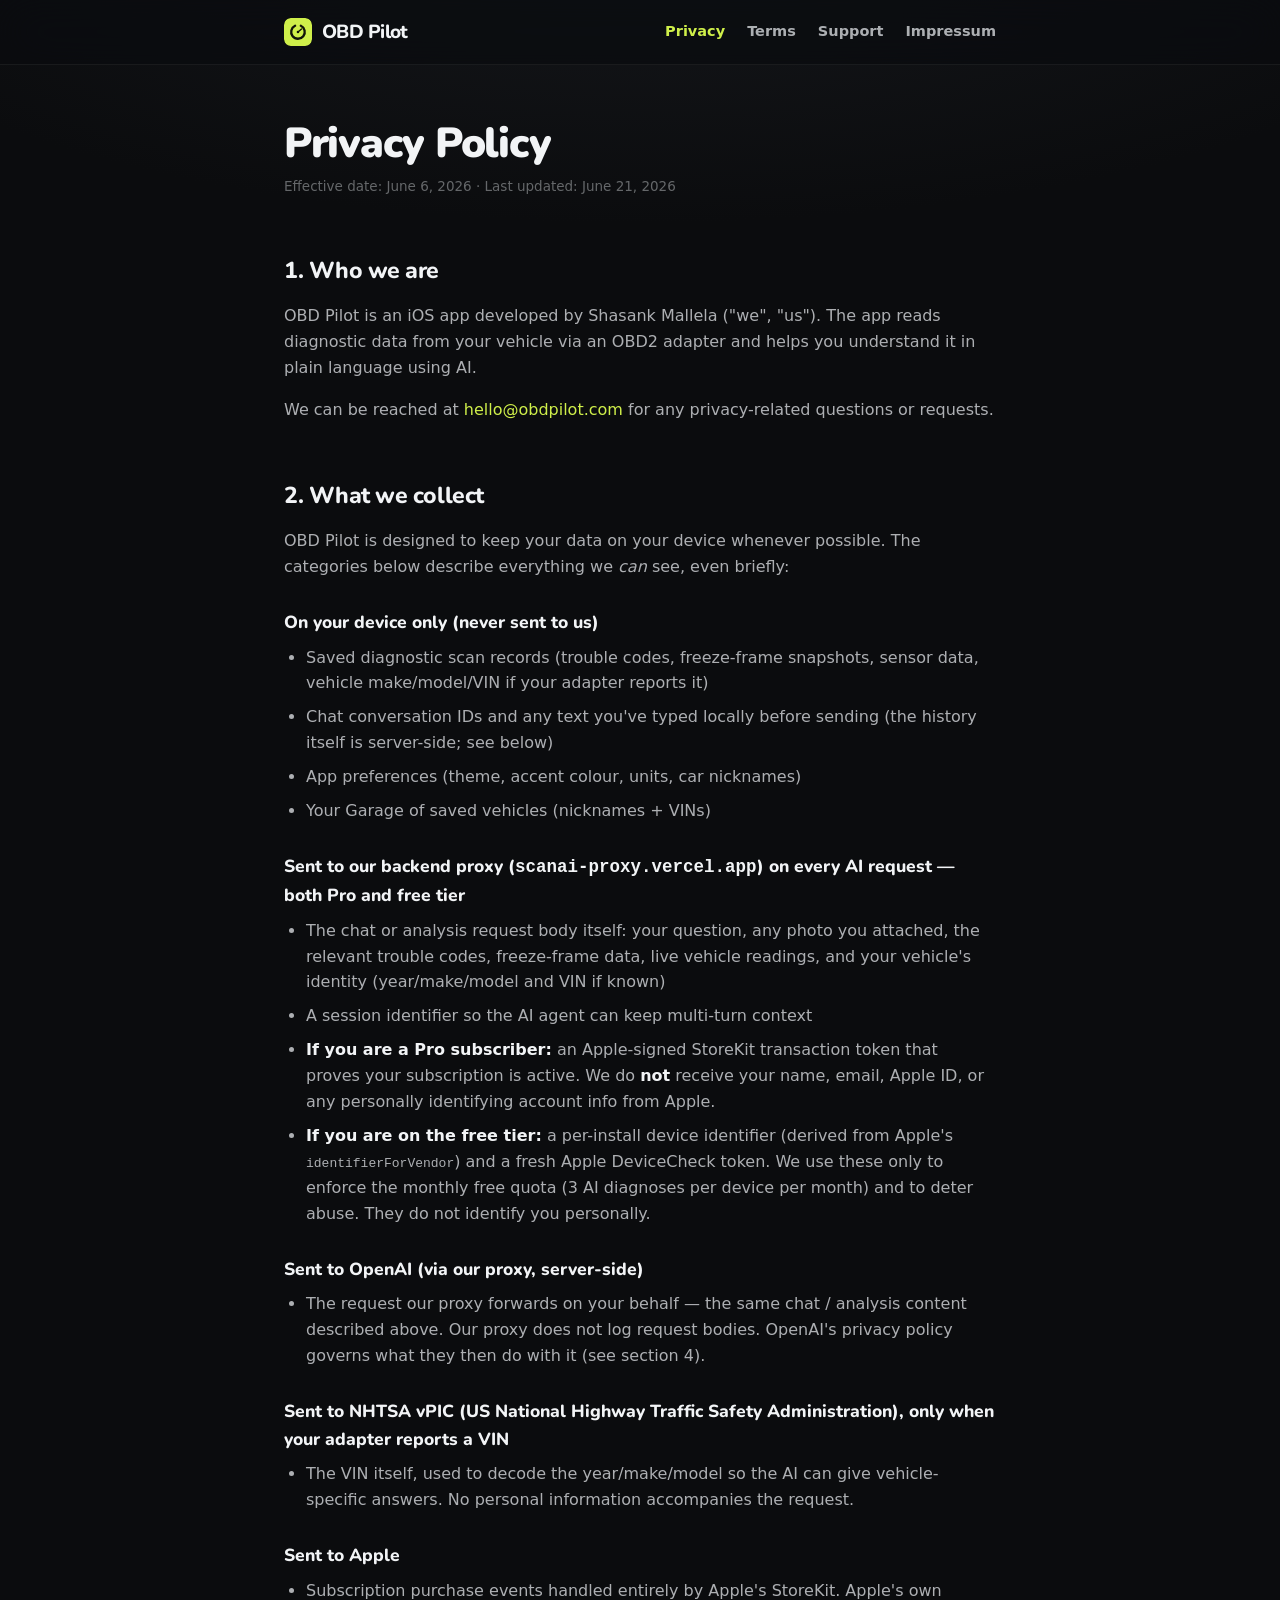
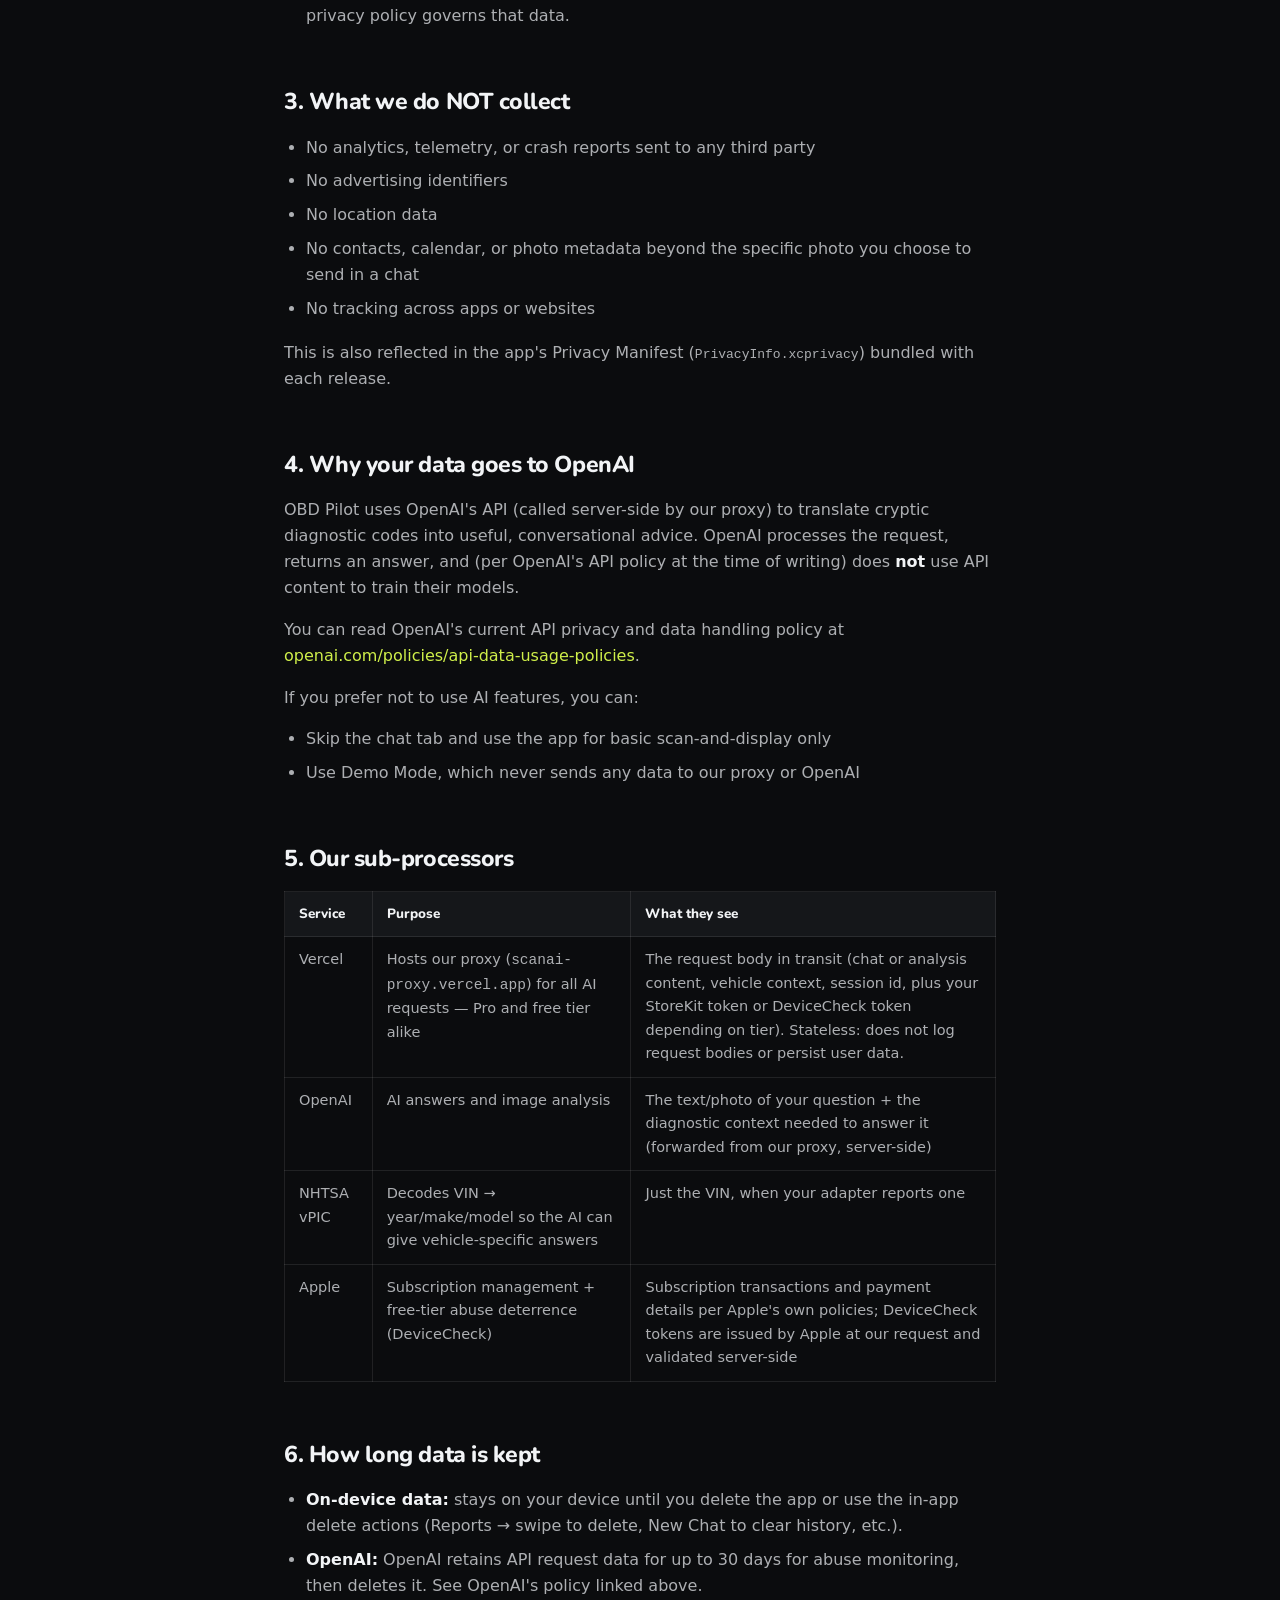
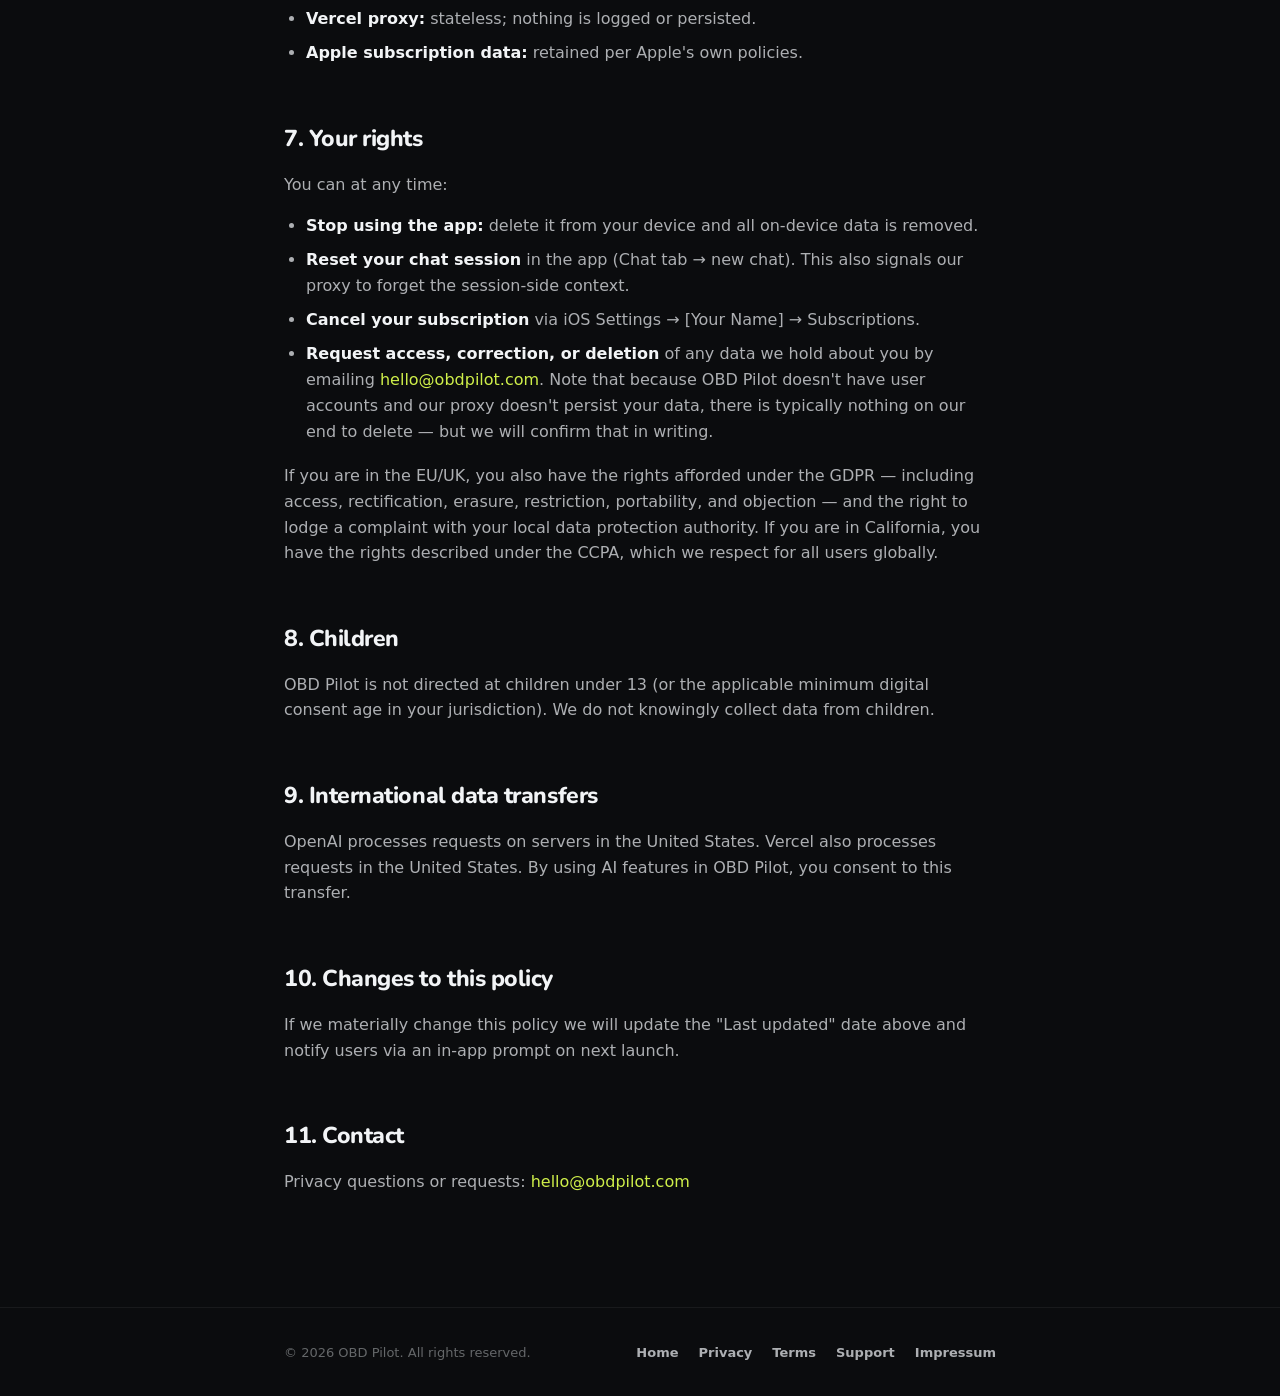
<file: privacy.html>
<!DOCTYPE html>
<html lang="en" data-theme="dark" data-accent="lime">
<head>
<meta charset="UTF-8" />
<meta name="viewport" content="width=device-width, initial-scale=1.0" />
<title>Privacy Policy — OBD Pilot</title>
<meta name="description" content="How OBD Pilot handles your data. Your vehicle data stays on your device by default." />
<meta name="robots" content="index,follow" />
<link rel="icon" type="image/png" href="assets/app-icon.png" />
<link rel="preconnect" href="https://fonts.googleapis.com" />
<link rel="preconnect" href="https://fonts.gstatic.com" crossorigin />
<link href="https://fonts.googleapis.com/css2?family=Nunito:wght@400;500;600;700;800;900&display=swap" rel="stylesheet" />
<link rel="stylesheet" href="legal.css" />
</head>
<body>

<header class="nav">
  <div class="nav-inner">
    <a class="logo" href="index.html">
      <svg class="brand-mark" viewBox="0 0 132 132" aria-hidden="true">
        <rect class="bg" width="132" height="132" rx="29.7"></rect>
        <g transform="translate(15.84 15.84)">
          <path class="ink" d="M63.52 21.0 A32 32 0 1 1 36.48 21.0" stroke-width="11"></path>
          <line class="ink" x1="50" y1="50" x2="66.85" y2="35.86" stroke-width="6.5"></line>
          <circle class="ink-fill" cx="74.5" cy="29.4" r="3.6"></circle>
          <circle class="ink-fill" cx="50" cy="50" r="6"></circle>
        </g>
      </svg>
      <span>OBD Pilot</span>
    </a>
    <nav class="nav-sub">
      <a href="privacy.html" class="on">Privacy</a>
      <a href="terms.html">Terms</a>
      <a href="support.html">Support</a>
      <a href="impressum.html">Impressum</a>
    </nav>
  </div>
</header>

<main class="doc">
  <div class="wrap">
    <h1>Privacy Policy</h1>
    <p class="meta">Effective date: June 6, 2026 · Last updated: June 21, 2026</p>

    <h2>1. Who we are</h2>
    <p>OBD Pilot is an iOS app developed by Shasank Mallela ("we", "us"). The app reads diagnostic data from your vehicle via an OBD2 adapter and helps you understand it in plain language using AI.</p>
    <p>We can be reached at <a href="mailto:hello@obdpilot.com">hello@obdpilot.com</a> for any privacy-related questions or requests.</p>

    <h2>2. What we collect</h2>
    <p>OBD Pilot is designed to keep your data on your device whenever possible. The categories below describe everything we <em>can</em> see, even briefly:</p>
    <h3>On your device only (never sent to us)</h3>
    <ul>
      <li>Saved diagnostic scan records (trouble codes, freeze-frame snapshots, sensor data, vehicle make/model/VIN if your adapter reports it)</li>
      <li>Chat conversation IDs and any text you've typed locally before sending (the history itself is server-side; see below)</li>
      <li>App preferences (theme, accent colour, units, car nicknames)</li>
      <li>Your Garage of saved vehicles (nicknames + VINs)</li>
    </ul>
    <h3>Sent to our backend proxy (<code>scanai-proxy.vercel.app</code>) on every AI request — both Pro and free tier</h3>
    <ul>
      <li>The chat or analysis request body itself: your question, any photo you attached, the relevant trouble codes, freeze-frame data, live vehicle readings, and your vehicle's identity (year/make/model and VIN if known)</li>
      <li>A session identifier so the AI agent can keep multi-turn context</li>
      <li><strong>If you are a Pro subscriber:</strong> an Apple-signed StoreKit transaction token that proves your subscription is active. We do <strong>not</strong> receive your name, email, Apple ID, or any personally identifying account info from Apple.</li>
      <li><strong>If you are on the free tier:</strong> a per-install device identifier (derived from Apple's <code>identifierForVendor</code>) and a fresh Apple DeviceCheck token. We use these only to enforce the monthly free quota (3 AI diagnoses per device per month) and to deter abuse. They do not identify you personally.</li>
    </ul>
    <h3>Sent to OpenAI (via our proxy, server-side)</h3>
    <ul>
      <li>The request our proxy forwards on your behalf — the same chat / analysis content described above. Our proxy does not log request bodies. OpenAI's privacy policy governs what they then do with it (see section 4).</li>
    </ul>
    <h3>Sent to NHTSA vPIC (US National Highway Traffic Safety Administration), only when your adapter reports a VIN</h3>
    <ul>
      <li>The VIN itself, used to decode the year/make/model so the AI can give vehicle-specific answers. No personal information accompanies the request.</li>
    </ul>
    <h3>Sent to Apple</h3>
    <ul>
      <li>Subscription purchase events handled entirely by Apple's StoreKit. Apple's own privacy policy governs that data.</li>
    </ul>

    <h2>3. What we do NOT collect</h2>
    <ul>
      <li>No analytics, telemetry, or crash reports sent to any third party</li>
      <li>No advertising identifiers</li>
      <li>No location data</li>
      <li>No contacts, calendar, or photo metadata beyond the specific photo you choose to send in a chat</li>
      <li>No tracking across apps or websites</li>
    </ul>
    <p>This is also reflected in the app's Privacy Manifest (<code>PrivacyInfo.xcprivacy</code>) bundled with each release.</p>

    <h2>4. Why your data goes to OpenAI</h2>
    <p>OBD Pilot uses OpenAI's API (called server-side by our proxy) to translate cryptic diagnostic codes into useful, conversational advice. OpenAI processes the request, returns an answer, and (per OpenAI's API policy at the time of writing) does <strong>not</strong> use API content to train their models.</p>
    <p>You can read OpenAI's current API privacy and data handling policy at <a href="https://openai.com/policies/api-data-usage-policies" target="_blank" rel="noopener">openai.com/policies/api-data-usage-policies</a>.</p>
    <p>If you prefer not to use AI features, you can:</p>
    <ul>
      <li>Skip the chat tab and use the app for basic scan-and-display only</li>
      <li>Use Demo Mode, which never sends any data to our proxy or OpenAI</li>
    </ul>

    <h2>5. Our sub-processors</h2>
    <table>
      <thead><tr><th>Service</th><th>Purpose</th><th>What they see</th></tr></thead>
      <tbody>
        <tr><td>Vercel</td><td>Hosts our proxy (<code>scanai-proxy.vercel.app</code>) for all AI requests — Pro and free tier alike</td><td>The request body in transit (chat or analysis content, vehicle context, session id, plus your StoreKit token or DeviceCheck token depending on tier). Stateless: does not log request bodies or persist user data.</td></tr>
        <tr><td>OpenAI</td><td>AI answers and image analysis</td><td>The text/photo of your question + the diagnostic context needed to answer it (forwarded from our proxy, server-side)</td></tr>
        <tr><td>NHTSA vPIC</td><td>Decodes VIN → year/make/model so the AI can give vehicle-specific answers</td><td>Just the VIN, when your adapter reports one</td></tr>
        <tr><td>Apple</td><td>Subscription management + free-tier abuse deterrence (DeviceCheck)</td><td>Subscription transactions and payment details per Apple's own policies; DeviceCheck tokens are issued by Apple at our request and validated server-side</td></tr>
      </tbody>
    </table>

    <h2>6. How long data is kept</h2>
    <ul>
      <li><strong>On-device data:</strong> stays on your device until you delete the app or use the in-app delete actions (Reports → swipe to delete, New Chat to clear history, etc.).</li>
      <li><strong>OpenAI:</strong> OpenAI retains API request data for up to 30 days for abuse monitoring, then deletes it. See OpenAI's policy linked above.</li>
      <li><strong>Vercel proxy:</strong> stateless; nothing is logged or persisted.</li>
      <li><strong>Apple subscription data:</strong> retained per Apple's own policies.</li>
    </ul>

    <h2>7. Your rights</h2>
    <p>You can at any time:</p>
    <ul>
      <li><strong>Stop using the app:</strong> delete it from your device and all on-device data is removed.</li>
      <li><strong>Reset your chat session</strong> in the app (Chat tab → new chat). This also signals our proxy to forget the session-side context.</li>
      <li><strong>Cancel your subscription</strong> via iOS Settings → [Your Name] → Subscriptions.</li>
      <li><strong>Request access, correction, or deletion</strong> of any data we hold about you by emailing <a href="mailto:hello@obdpilot.com">hello@obdpilot.com</a>. Note that because OBD Pilot doesn't have user accounts and our proxy doesn't persist your data, there is typically nothing on our end to delete — but we will confirm that in writing.</li>
    </ul>
    <p>If you are in the EU/UK, you also have the rights afforded under the GDPR — including access, rectification, erasure, restriction, portability, and objection — and the right to lodge a complaint with your local data protection authority. If you are in California, you have the rights described under the CCPA, which we respect for all users globally.</p>

    <h2>8. Children</h2>
    <p>OBD Pilot is not directed at children under 13 (or the applicable minimum digital consent age in your jurisdiction). We do not knowingly collect data from children.</p>

    <h2>9. International data transfers</h2>
    <p>OpenAI processes requests on servers in the United States. Vercel also processes requests in the United States. By using AI features in OBD Pilot, you consent to this transfer.</p>

    <h2>10. Changes to this policy</h2>
    <p>If we materially change this policy we will update the "Last updated" date above and notify users via an in-app prompt on next launch.</p>

    <h2>11. Contact</h2>
    <p>Privacy questions or requests: <a href="mailto:hello@obdpilot.com">hello@obdpilot.com</a></p>
  </div>
</main>

<footer class="footer">
  <div class="footer-inner">
    <span>© 2026 OBD Pilot. All rights reserved.</span>
    <span class="footer-links">
      <a href="index.html">Home</a>
      <a href="privacy.html">Privacy</a>
      <a href="terms.html">Terms</a>
      <a href="support.html">Support</a>
      <a href="impressum.html">Impressum</a>
    </span>
  </div>
</footer>

</body>
</html>
</file>
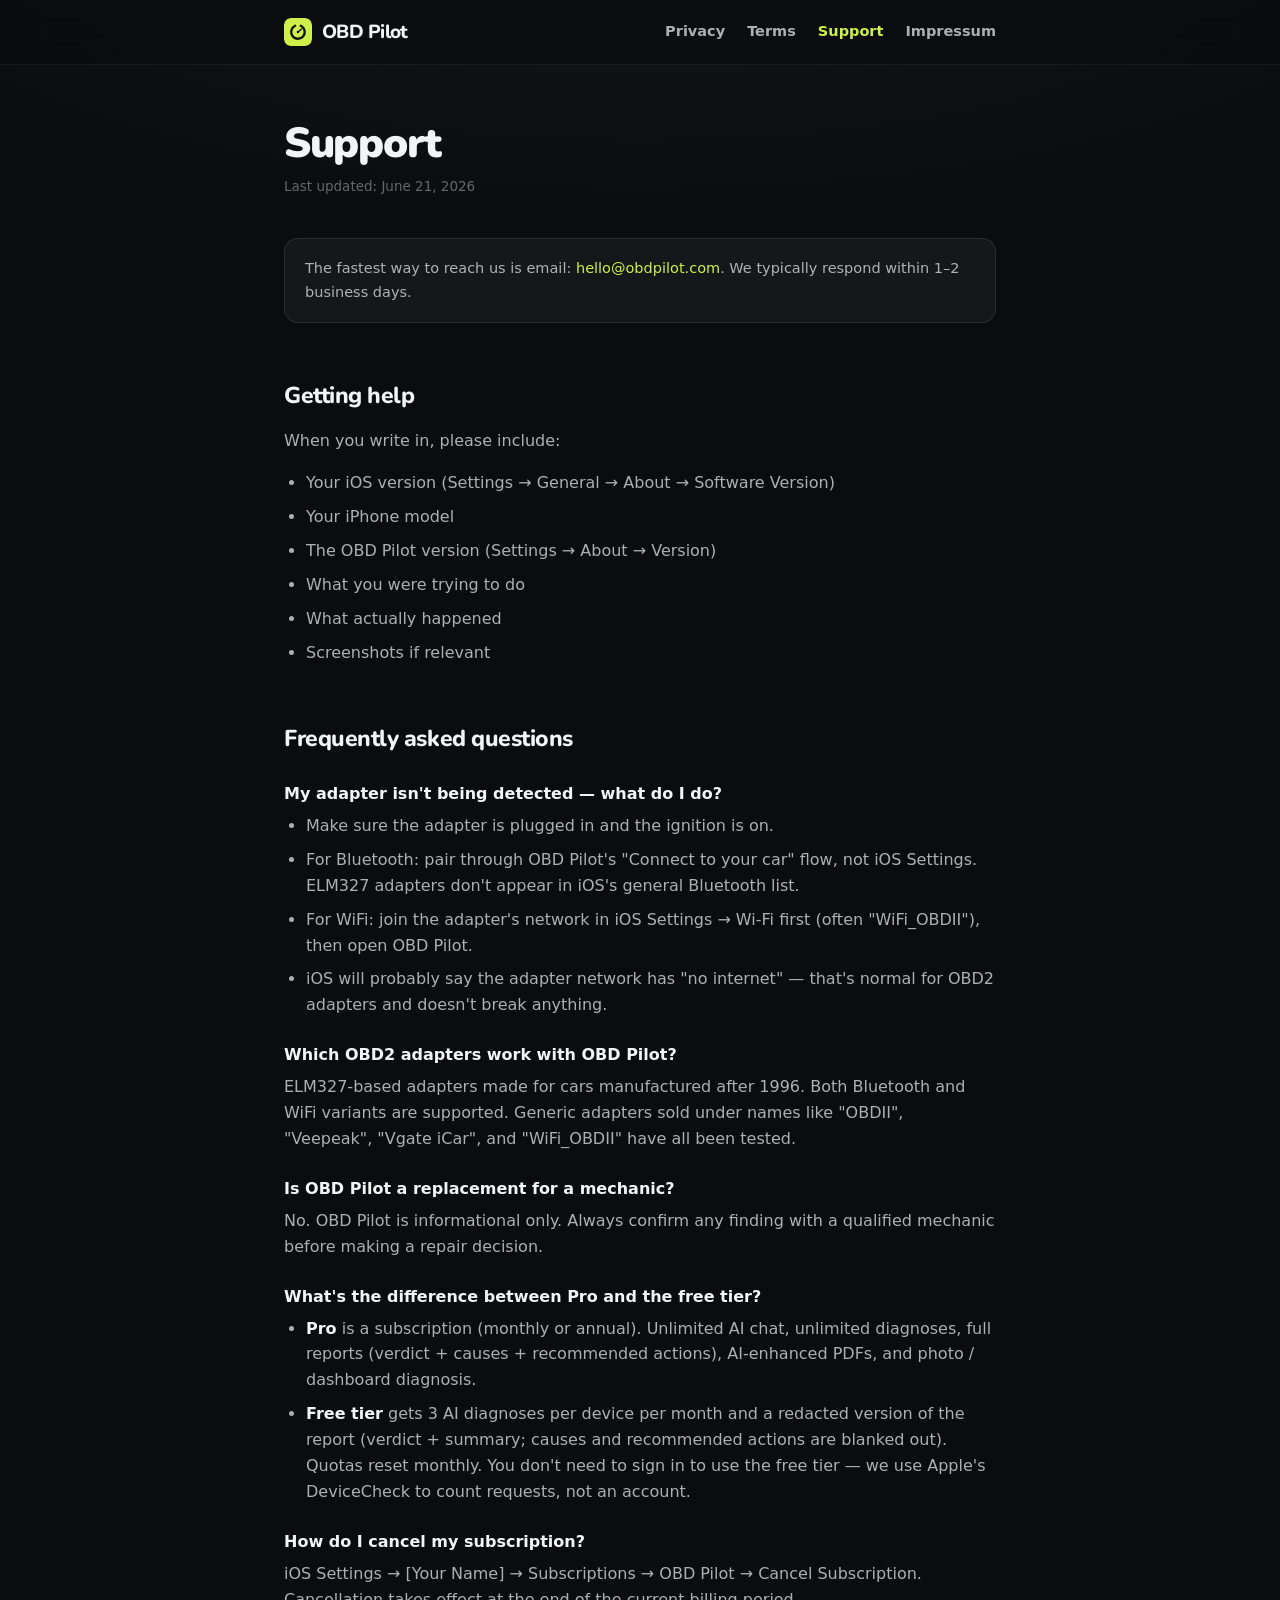
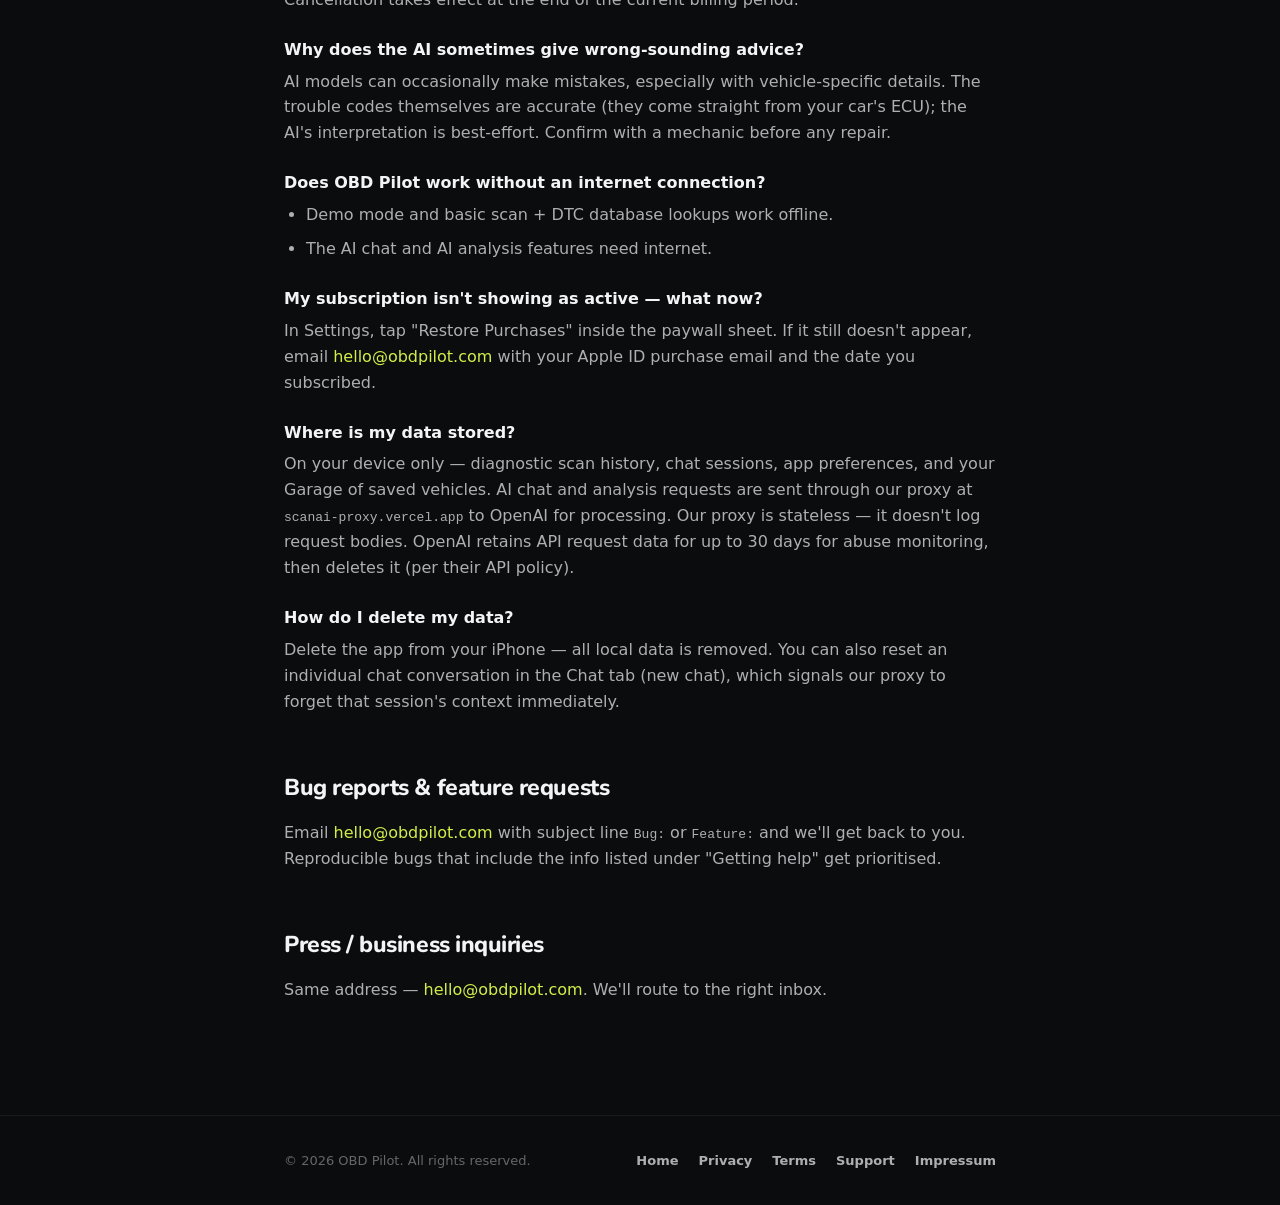
<file: support.html>
<!DOCTYPE html>
<html lang="en" data-theme="dark" data-accent="lime">
<head>
<meta charset="UTF-8" />
<meta name="viewport" content="width=device-width, initial-scale=1.0" />
<title>Support — OBD Pilot</title>
<meta name="description" content="Get help with OBD Pilot — setup, adapters, subscriptions, and troubleshooting." />
<meta name="robots" content="index,follow" />
<link rel="icon" type="image/png" href="assets/app-icon.png" />
<link rel="preconnect" href="https://fonts.googleapis.com" />
<link rel="preconnect" href="https://fonts.gstatic.com" crossorigin />
<link href="https://fonts.googleapis.com/css2?family=Nunito:wght@400;500;600;700;800;900&display=swap" rel="stylesheet" />
<link rel="stylesheet" href="legal.css" />
</head>
<body>

<header class="nav">
  <div class="nav-inner">
    <a class="logo" href="index.html">
      <svg class="brand-mark" viewBox="0 0 132 132" aria-hidden="true">
        <rect class="bg" width="132" height="132" rx="29.7"></rect>
        <g transform="translate(15.84 15.84)">
          <path class="ink" d="M63.52 21.0 A32 32 0 1 1 36.48 21.0" stroke-width="11"></path>
          <line class="ink" x1="50" y1="50" x2="66.85" y2="35.86" stroke-width="6.5"></line>
          <circle class="ink-fill" cx="74.5" cy="29.4" r="3.6"></circle>
          <circle class="ink-fill" cx="50" cy="50" r="6"></circle>
        </g>
      </svg>
      <span>OBD Pilot</span>
    </a>
    <nav class="nav-sub">
      <a href="privacy.html">Privacy</a>
      <a href="terms.html">Terms</a>
      <a href="support.html" class="on">Support</a>
      <a href="impressum.html">Impressum</a>
    </nav>
  </div>
</header>

<main class="doc">
  <div class="wrap">
    <h1>Support</h1>
    <p class="meta">Last updated: June 21, 2026</p>

    <div class="callout">
      The fastest way to reach us is email: <a href="mailto:hello@obdpilot.com">hello@obdpilot.com</a>. We typically respond within 1–2 business days.
    </div>

    <h2>Getting help</h2>
    <p>When you write in, please include:</p>
    <ul>
      <li>Your iOS version (Settings → General → About → Software Version)</li>
      <li>Your iPhone model</li>
      <li>The OBD Pilot version (Settings → About → Version)</li>
      <li>What you were trying to do</li>
      <li>What actually happened</li>
      <li>Screenshots if relevant</li>
    </ul>

    <h2>Frequently asked questions</h2>

    <p class="faq-q">My adapter isn't being detected — what do I do?</p>
    <ul>
      <li>Make sure the adapter is plugged in and the ignition is on.</li>
      <li>For Bluetooth: pair through OBD Pilot's "Connect to your car" flow, not iOS Settings. ELM327 adapters don't appear in iOS's general Bluetooth list.</li>
      <li>For WiFi: join the adapter's network in iOS Settings → Wi-Fi first (often "WiFi_OBDII"), then open OBD Pilot.</li>
      <li>iOS will probably say the adapter network has "no internet" — that's normal for OBD2 adapters and doesn't break anything.</li>
    </ul>

    <p class="faq-q">Which OBD2 adapters work with OBD Pilot?</p>
    <p>ELM327-based adapters made for cars manufactured after 1996. Both Bluetooth and WiFi variants are supported. Generic adapters sold under names like "OBDII", "Veepeak", "Vgate iCar", and "WiFi_OBDII" have all been tested.</p>

    <p class="faq-q">Is OBD Pilot a replacement for a mechanic?</p>
    <p>No. OBD Pilot is informational only. Always confirm any finding with a qualified mechanic before making a repair decision.</p>

    <p class="faq-q">What's the difference between Pro and the free tier?</p>
    <ul>
      <li><strong>Pro</strong> is a subscription (monthly or annual). Unlimited AI chat, unlimited diagnoses, full reports (verdict + causes + recommended actions), AI-enhanced PDFs, and photo / dashboard diagnosis.</li>
      <li><strong>Free tier</strong> gets 3 AI diagnoses per device per month and a redacted version of the report (verdict + summary; causes and recommended actions are blanked out). Quotas reset monthly. You don't need to sign in to use the free tier — we use Apple's DeviceCheck to count requests, not an account.</li>
    </ul>

    <p class="faq-q">How do I cancel my subscription?</p>
    <p>iOS Settings → [Your Name] → Subscriptions → OBD Pilot → Cancel Subscription. Cancellation takes effect at the end of the current billing period.</p>

    <p class="faq-q">Why does the AI sometimes give wrong-sounding advice?</p>
    <p>AI models can occasionally make mistakes, especially with vehicle-specific details. The trouble codes themselves are accurate (they come straight from your car's ECU); the AI's interpretation is best-effort. Confirm with a mechanic before any repair.</p>

    <p class="faq-q">Does OBD Pilot work without an internet connection?</p>
    <ul>
      <li>Demo mode and basic scan + DTC database lookups work offline.</li>
      <li>The AI chat and AI analysis features need internet.</li>
    </ul>

    <p class="faq-q">My subscription isn't showing as active — what now?</p>
    <p>In Settings, tap "Restore Purchases" inside the paywall sheet. If it still doesn't appear, email <a href="mailto:hello@obdpilot.com">hello@obdpilot.com</a> with your Apple ID purchase email and the date you subscribed.</p>

    <p class="faq-q">Where is my data stored?</p>
    <p>On your device only — diagnostic scan history, chat sessions, app preferences, and your Garage of saved vehicles. AI chat and analysis requests are sent through our proxy at <code>scanai-proxy.vercel.app</code> to OpenAI for processing. Our proxy is stateless — it doesn't log request bodies. OpenAI retains API request data for up to 30 days for abuse monitoring, then deletes it (per their API policy).</p>

    <p class="faq-q">How do I delete my data?</p>
    <p>Delete the app from your iPhone — all local data is removed. You can also reset an individual chat conversation in the Chat tab (new chat), which signals our proxy to forget that session's context immediately.</p>

    <h2>Bug reports &amp; feature requests</h2>
    <p>Email <a href="mailto:hello@obdpilot.com">hello@obdpilot.com</a> with subject line <code>Bug:</code> or <code>Feature:</code> and we'll get back to you. Reproducible bugs that include the info listed under "Getting help" get prioritised.</p>

    <h2>Press / business inquiries</h2>
    <p>Same address — <a href="mailto:hello@obdpilot.com">hello@obdpilot.com</a>. We'll route to the right inbox.</p>
  </div>
</main>

<footer class="footer">
  <div class="footer-inner">
    <span>© 2026 OBD Pilot. All rights reserved.</span>
    <span class="footer-links">
      <a href="index.html">Home</a>
      <a href="privacy.html">Privacy</a>
      <a href="terms.html">Terms</a>
      <a href="support.html">Support</a>
      <a href="impressum.html">Impressum</a>
    </span>
  </div>
</footer>

</body>
</html>
</file>
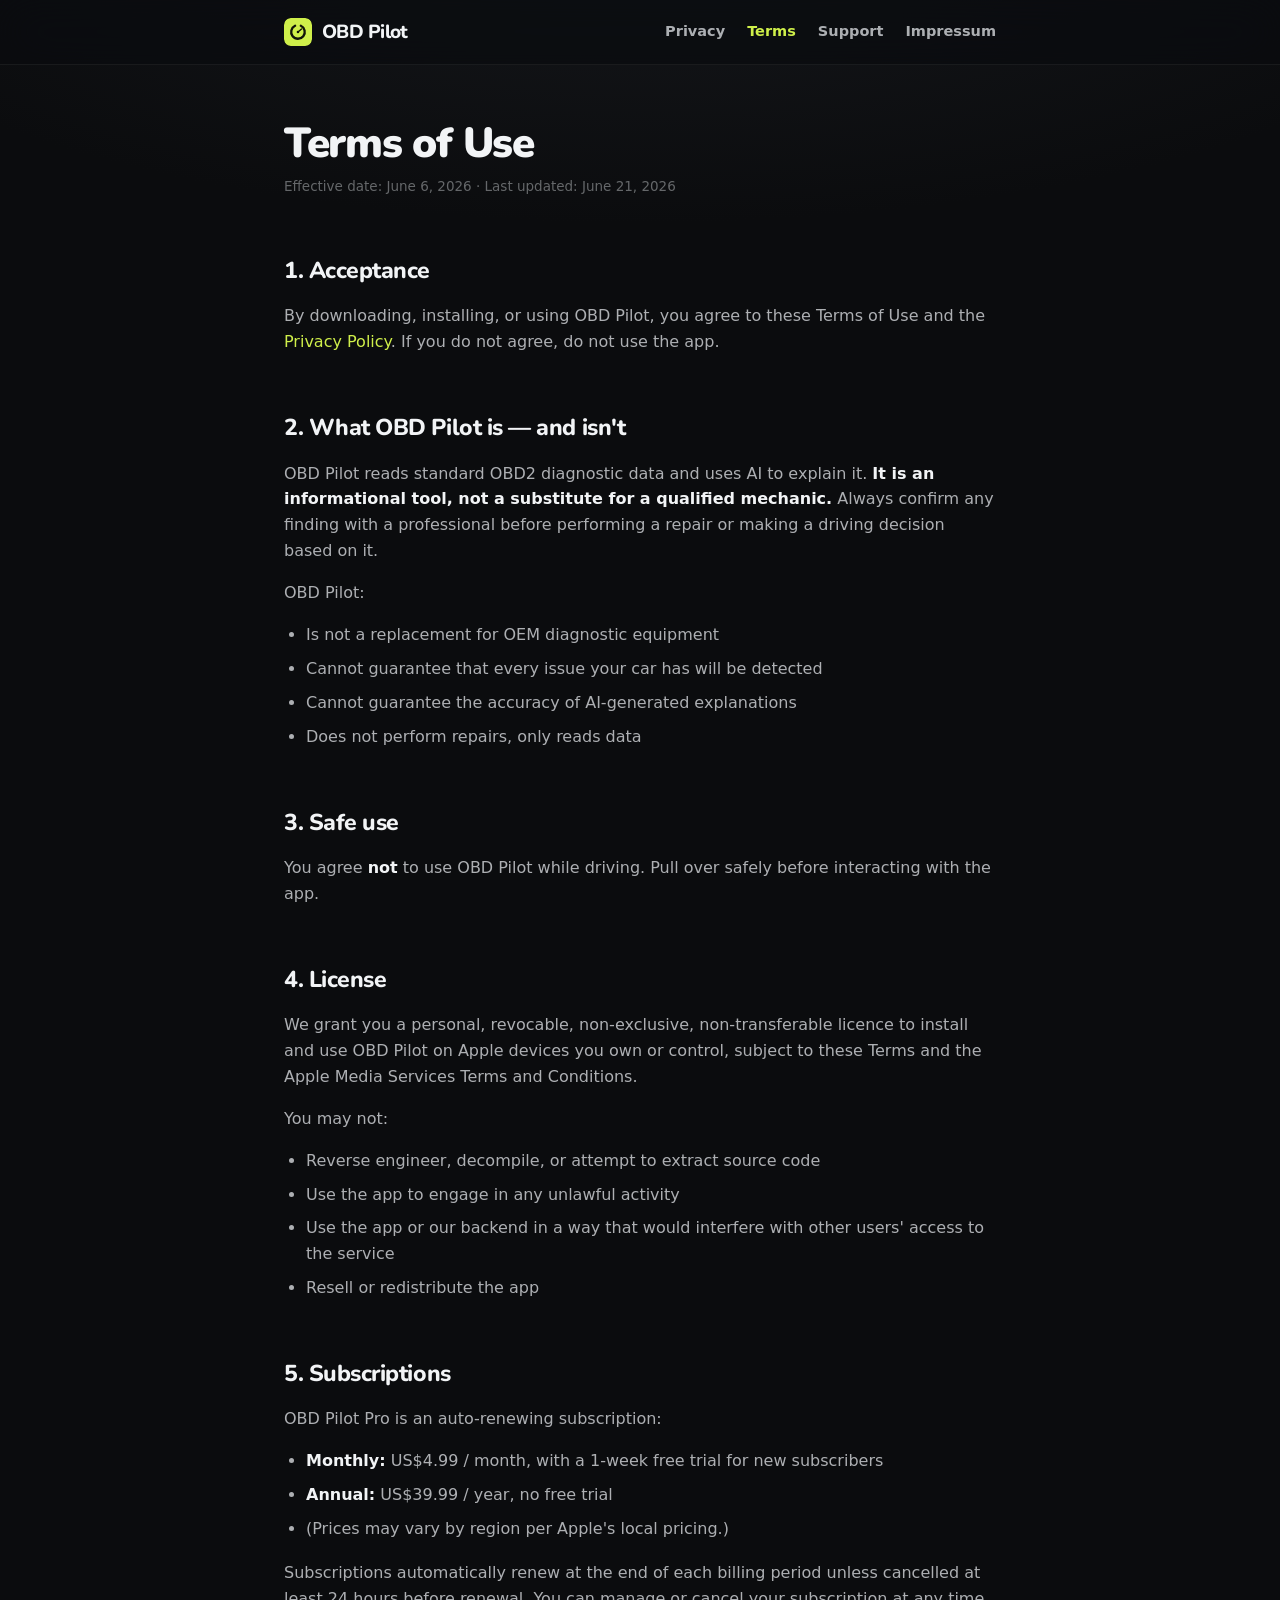
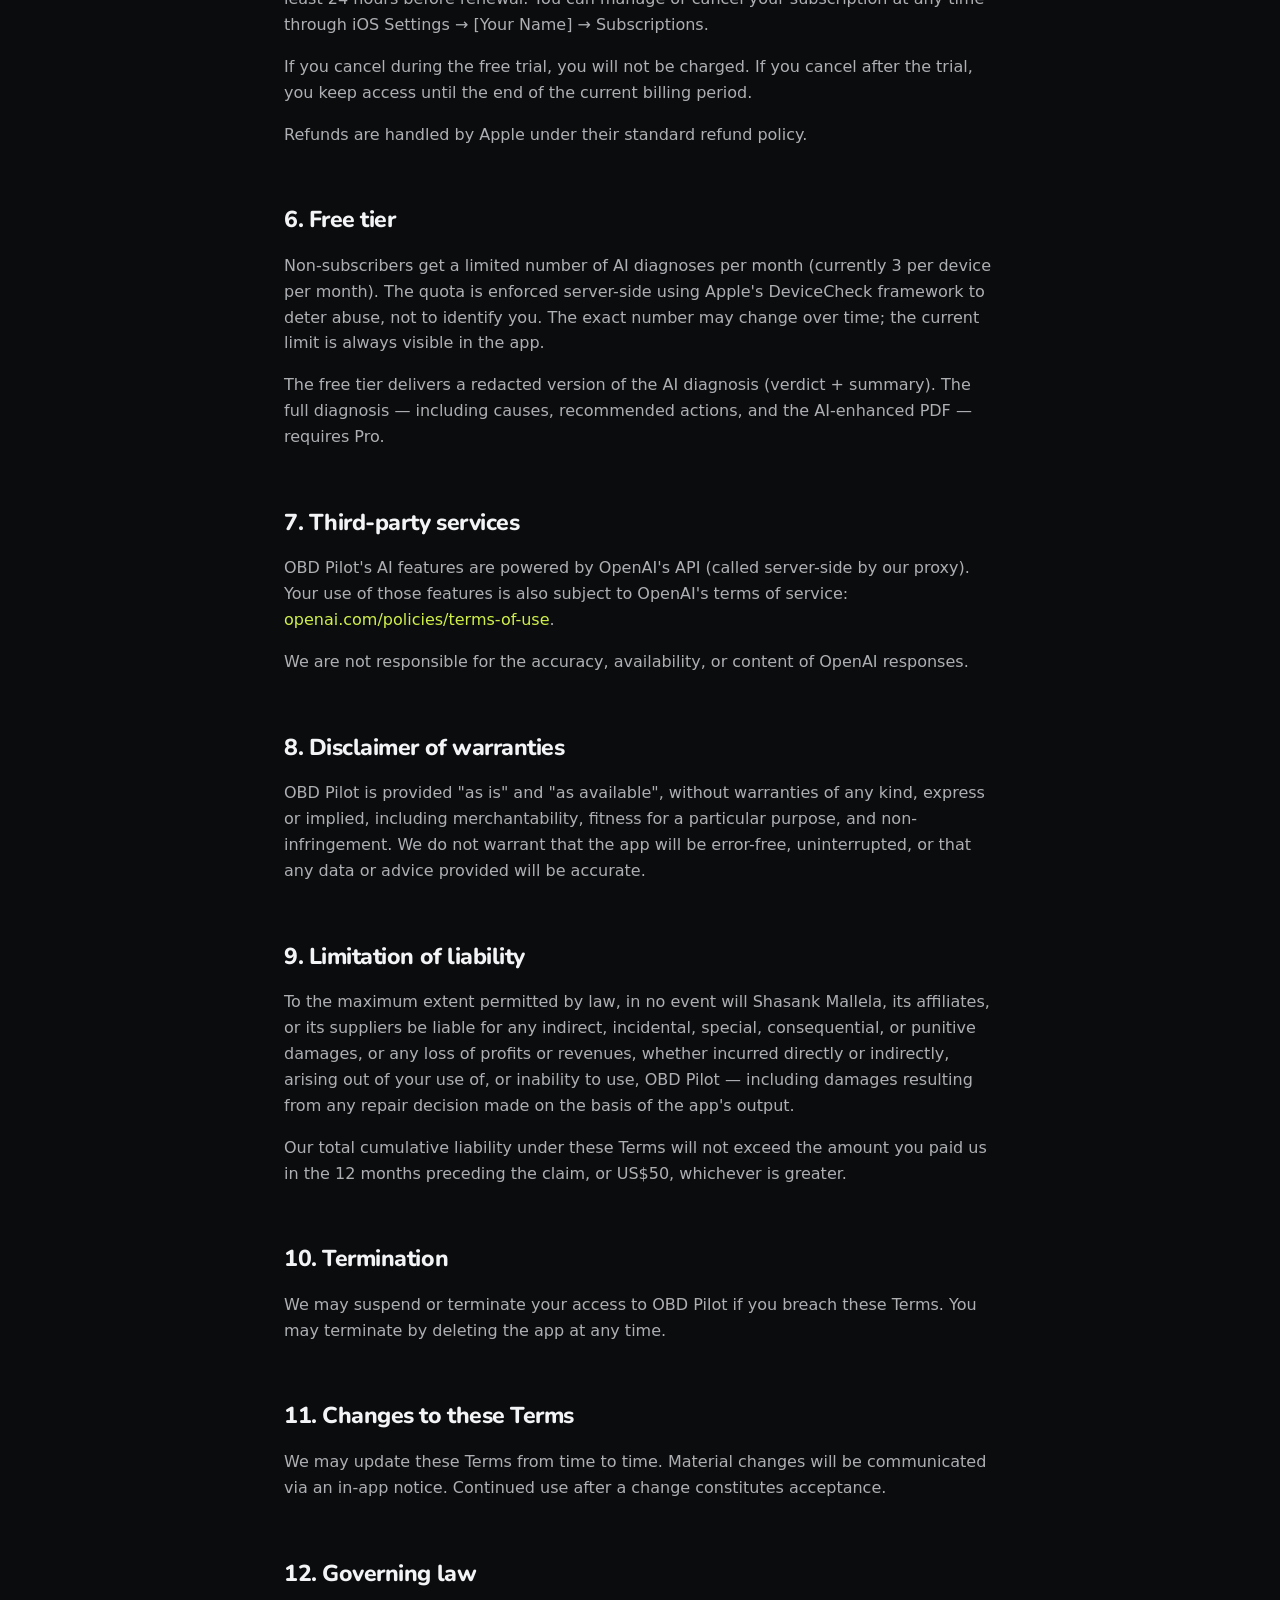
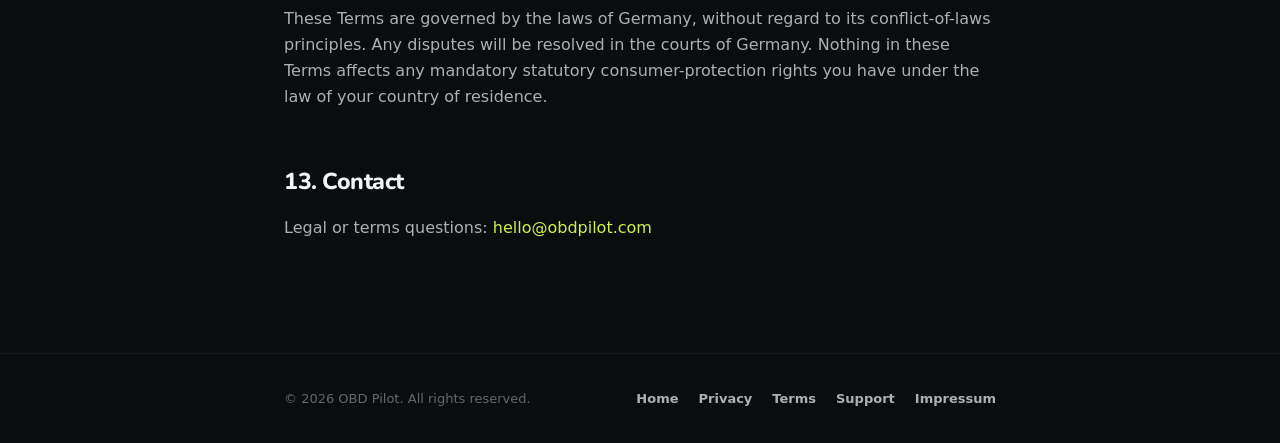
<file: terms.html>
<!DOCTYPE html>
<html lang="en" data-theme="dark" data-accent="lime">
<head>
<meta charset="UTF-8" />
<meta name="viewport" content="width=device-width, initial-scale=1.0" />
<title>Terms of Use — OBD Pilot</title>
<meta name="description" content="The terms governing your use of OBD Pilot." />
<meta name="robots" content="index,follow" />
<link rel="icon" type="image/png" href="assets/app-icon.png" />
<link rel="preconnect" href="https://fonts.googleapis.com" />
<link rel="preconnect" href="https://fonts.gstatic.com" crossorigin />
<link href="https://fonts.googleapis.com/css2?family=Nunito:wght@400;500;600;700;800;900&display=swap" rel="stylesheet" />
<link rel="stylesheet" href="legal.css" />
</head>
<body>

<header class="nav">
  <div class="nav-inner">
    <a class="logo" href="index.html">
      <svg class="brand-mark" viewBox="0 0 132 132" aria-hidden="true">
        <rect class="bg" width="132" height="132" rx="29.7"></rect>
        <g transform="translate(15.84 15.84)">
          <path class="ink" d="M63.52 21.0 A32 32 0 1 1 36.48 21.0" stroke-width="11"></path>
          <line class="ink" x1="50" y1="50" x2="66.85" y2="35.86" stroke-width="6.5"></line>
          <circle class="ink-fill" cx="74.5" cy="29.4" r="3.6"></circle>
          <circle class="ink-fill" cx="50" cy="50" r="6"></circle>
        </g>
      </svg>
      <span>OBD Pilot</span>
    </a>
    <nav class="nav-sub">
      <a href="privacy.html">Privacy</a>
      <a href="terms.html" class="on">Terms</a>
      <a href="support.html">Support</a>
      <a href="impressum.html">Impressum</a>
    </nav>
  </div>
</header>

<main class="doc">
  <div class="wrap">
    <h1>Terms of Use</h1>
    <p class="meta">Effective date: June 6, 2026 · Last updated: June 21, 2026</p>

    <h2>1. Acceptance</h2>
    <p>By downloading, installing, or using OBD Pilot, you agree to these Terms of Use and the <a href="privacy.html">Privacy Policy</a>. If you do not agree, do not use the app.</p>

    <h2>2. What OBD Pilot is — and isn't</h2>
    <p>OBD Pilot reads standard OBD2 diagnostic data and uses AI to explain it. <strong>It is an informational tool, not a substitute for a qualified mechanic.</strong> Always confirm any finding with a professional before performing a repair or making a driving decision based on it.</p>
    <p>OBD Pilot:</p>
    <ul>
      <li>Is not a replacement for OEM diagnostic equipment</li>
      <li>Cannot guarantee that every issue your car has will be detected</li>
      <li>Cannot guarantee the accuracy of AI-generated explanations</li>
      <li>Does not perform repairs, only reads data</li>
    </ul>

    <h2>3. Safe use</h2>
    <p>You agree <strong>not</strong> to use OBD Pilot while driving. Pull over safely before interacting with the app.</p>

    <h2>4. License</h2>
    <p>We grant you a personal, revocable, non-exclusive, non-transferable licence to install and use OBD Pilot on Apple devices you own or control, subject to these Terms and the Apple Media Services Terms and Conditions.</p>
    <p>You may not:</p>
    <ul>
      <li>Reverse engineer, decompile, or attempt to extract source code</li>
      <li>Use the app to engage in any unlawful activity</li>
      <li>Use the app or our backend in a way that would interfere with other users' access to the service</li>
      <li>Resell or redistribute the app</li>
    </ul>

    <h2>5. Subscriptions</h2>
    <p>OBD Pilot Pro is an auto-renewing subscription:</p>
    <ul>
      <li><strong>Monthly:</strong> US$4.99 / month, with a 1-week free trial for new subscribers</li>
      <li><strong>Annual:</strong> US$39.99 / year, no free trial</li>
      <li>(Prices may vary by region per Apple's local pricing.)</li>
    </ul>
    <p>Subscriptions automatically renew at the end of each billing period unless cancelled at least 24 hours before renewal. You can manage or cancel your subscription at any time through iOS Settings → [Your Name] → Subscriptions.</p>
    <p>If you cancel during the free trial, you will not be charged. If you cancel after the trial, you keep access until the end of the current billing period.</p>
    <p>Refunds are handled by Apple under their standard refund policy.</p>

    <h2>6. Free tier</h2>
    <p>Non-subscribers get a limited number of AI diagnoses per month (currently 3 per device per month). The quota is enforced server-side using Apple's DeviceCheck framework to deter abuse, not to identify you. The exact number may change over time; the current limit is always visible in the app.</p>
    <p>The free tier delivers a redacted version of the AI diagnosis (verdict + summary). The full diagnosis — including causes, recommended actions, and the AI-enhanced PDF — requires Pro.</p>

    <h2>7. Third-party services</h2>
    <p>OBD Pilot's AI features are powered by OpenAI's API (called server-side by our proxy). Your use of those features is also subject to OpenAI's terms of service: <a href="https://openai.com/policies/terms-of-use" target="_blank" rel="noopener">openai.com/policies/terms-of-use</a>.</p>
    <p>We are not responsible for the accuracy, availability, or content of OpenAI responses.</p>

    <h2>8. Disclaimer of warranties</h2>
    <p>OBD Pilot is provided "as is" and "as available", without warranties of any kind, express or implied, including merchantability, fitness for a particular purpose, and non-infringement. We do not warrant that the app will be error-free, uninterrupted, or that any data or advice provided will be accurate.</p>

    <h2>9. Limitation of liability</h2>
    <p>To the maximum extent permitted by law, in no event will Shasank Mallela, its affiliates, or its suppliers be liable for any indirect, incidental, special, consequential, or punitive damages, or any loss of profits or revenues, whether incurred directly or indirectly, arising out of your use of, or inability to use, OBD Pilot — including damages resulting from any repair decision made on the basis of the app's output.</p>
    <p>Our total cumulative liability under these Terms will not exceed the amount you paid us in the 12 months preceding the claim, or US$50, whichever is greater.</p>

    <h2>10. Termination</h2>
    <p>We may suspend or terminate your access to OBD Pilot if you breach these Terms. You may terminate by deleting the app at any time.</p>

    <h2>11. Changes to these Terms</h2>
    <p>We may update these Terms from time to time. Material changes will be communicated via an in-app notice. Continued use after a change constitutes acceptance.</p>

    <h2>12. Governing law</h2>
    <p>These Terms are governed by the laws of Germany, without regard to its conflict-of-laws principles. Any disputes will be resolved in the courts of Germany. Nothing in these Terms affects any mandatory statutory consumer-protection rights you have under the law of your country of residence.</p>

    <h2>13. Contact</h2>
    <p>Legal or terms questions: <a href="mailto:hello@obdpilot.com">hello@obdpilot.com</a></p>
  </div>
</main>

<footer class="footer">
  <div class="footer-inner">
    <span>© 2026 OBD Pilot. All rights reserved.</span>
    <span class="footer-links">
      <a href="index.html">Home</a>
      <a href="privacy.html">Privacy</a>
      <a href="terms.html">Terms</a>
      <a href="support.html">Support</a>
      <a href="impressum.html">Impressum</a>
    </span>
  </div>
</footer>

</body>
</html>
</file>
<file: legal.css>
/* Shared styles for OBD Pilot legal & support pages.
   Mirrors the landing page's dark + lime brand tokens. */
:root{
  --round:"Nunito", ui-rounded, "SF Pro Rounded", system-ui, sans-serif;
  --sans:-apple-system, "SF Pro Text", system-ui, "Segoe UI", sans-serif;
  --accent:#CFEF4A; --accent-ink:#11140A; --accent-rgb:207,239,74;
  --bg:#0B0C0E; --bg-grad:radial-gradient(120% 60% at 50% -10%, #16181C 0%, #0B0C0E 58%);
  --surface:#15171A; --hair:rgba(255,255,255,.09); --hair2:rgba(255,255,255,.06);
  --text:#F2F4F6; --text2:rgba(236,239,243,.72); --text3:rgba(236,239,243,.40);
  --nav-bg:rgba(11,12,14,.72);
  --maxw:760px;
}
*{box-sizing:border-box;}
html{scroll-behavior:smooth;}
body{
  margin:0; background:var(--bg); background-image:var(--bg-grad); background-attachment:fixed;
  color:var(--text); font-family:var(--sans); -webkit-font-smoothing:antialiased; line-height:1.62;
}
a{color:var(--accent);text-decoration:none;}
a:hover{text-decoration:underline;}
.wrap{max-width:var(--maxw);margin:0 auto;padding:0 24px;}

/* Nav */
.nav{position:sticky;top:0;z-index:50;background:var(--nav-bg);
  -webkit-backdrop-filter:blur(22px) saturate(180%);backdrop-filter:blur(22px) saturate(180%);
  border-bottom:1px solid var(--hair2);}
.nav-inner{max-width:var(--maxw);margin:0 auto;padding:0 24px;display:flex;align-items:center;
  justify-content:space-between;height:64px;gap:16px;}
.logo{display:flex;align-items:center;gap:10px;font-family:var(--round);font-weight:800;
  font-size:19px;letter-spacing:-.03em;color:var(--text);}
.logo:hover{text-decoration:none;}
.brand-mark{width:28px;height:28px;display:block;border-radius:7px;}
.brand-mark .bg{fill:var(--accent);}
.brand-mark .ink{stroke:var(--accent-ink);fill:none;stroke-linecap:round;}
.brand-mark .ink-fill{fill:var(--accent-ink);}
.nav-sub{display:flex;align-items:center;gap:22px;font-size:14.5px;font-weight:600;}
.nav-sub a{color:var(--text2);}
.nav-sub a:hover{color:var(--text);text-decoration:none;}
.nav-sub a.on{color:var(--accent);}
@media (max-width:560px){.nav-sub{gap:15px;font-size:13.5px;}.logo span{display:none;}}

/* Document */
.doc{padding:56px 0 96px;}
.doc h1{font-family:var(--round);font-weight:900;letter-spacing:-.03em;font-size:clamp(30px,5vw,42px);
  line-height:1.08;margin:0 0 10px;}
.doc .meta{color:var(--text3);font-size:13.5px;margin:0 0 40px;}
.doc h2{font-family:var(--round);font-weight:800;letter-spacing:-.02em;font-size:23px;
  margin:46px 0 14px;padding-top:8px;}
.doc h3{font-family:var(--round);font-weight:800;font-size:17.5px;margin:28px 0 8px;color:var(--text);}
.doc p{margin:0 0 16px;color:var(--text2);}
.doc strong{color:var(--text);font-weight:700;}
.doc ul{margin:0 0 18px;padding-left:22px;color:var(--text2);}
.doc li{margin:0 0 8px;}
.doc table{width:100%;border-collapse:collapse;margin:6px 0 24px;font-size:14.5px;}
.doc th,.doc td{text-align:left;vertical-align:top;padding:11px 14px;border:1px solid var(--hair);}
.doc th{background:var(--surface);font-family:var(--round);font-weight:800;color:var(--text);font-size:13.5px;}
.doc td{color:var(--text2);}
.doc .faq-q{color:var(--text);font-weight:700;margin:24px 0 6px;}
.doc hr{border:none;border-top:1px solid var(--hair2);margin:40px 0;}
.callout{background:var(--surface);border:1px solid var(--hair);border-radius:14px;
  padding:18px 20px;margin:0 0 28px;color:var(--text2);font-size:14.5px;}
.callout strong{color:var(--text);}

/* Footer */
.footer{border-top:1px solid var(--hair2);padding:34px 0;}
.footer-inner{max-width:var(--maxw);margin:0 auto;padding:0 24px;display:flex;align-items:center;
  justify-content:space-between;gap:18px;flex-wrap:wrap;font-size:13px;color:var(--text3);}
.footer-inner a{color:var(--text2);font-weight:600;}
.footer-links{display:flex;gap:20px;flex-wrap:wrap;}
</file>
